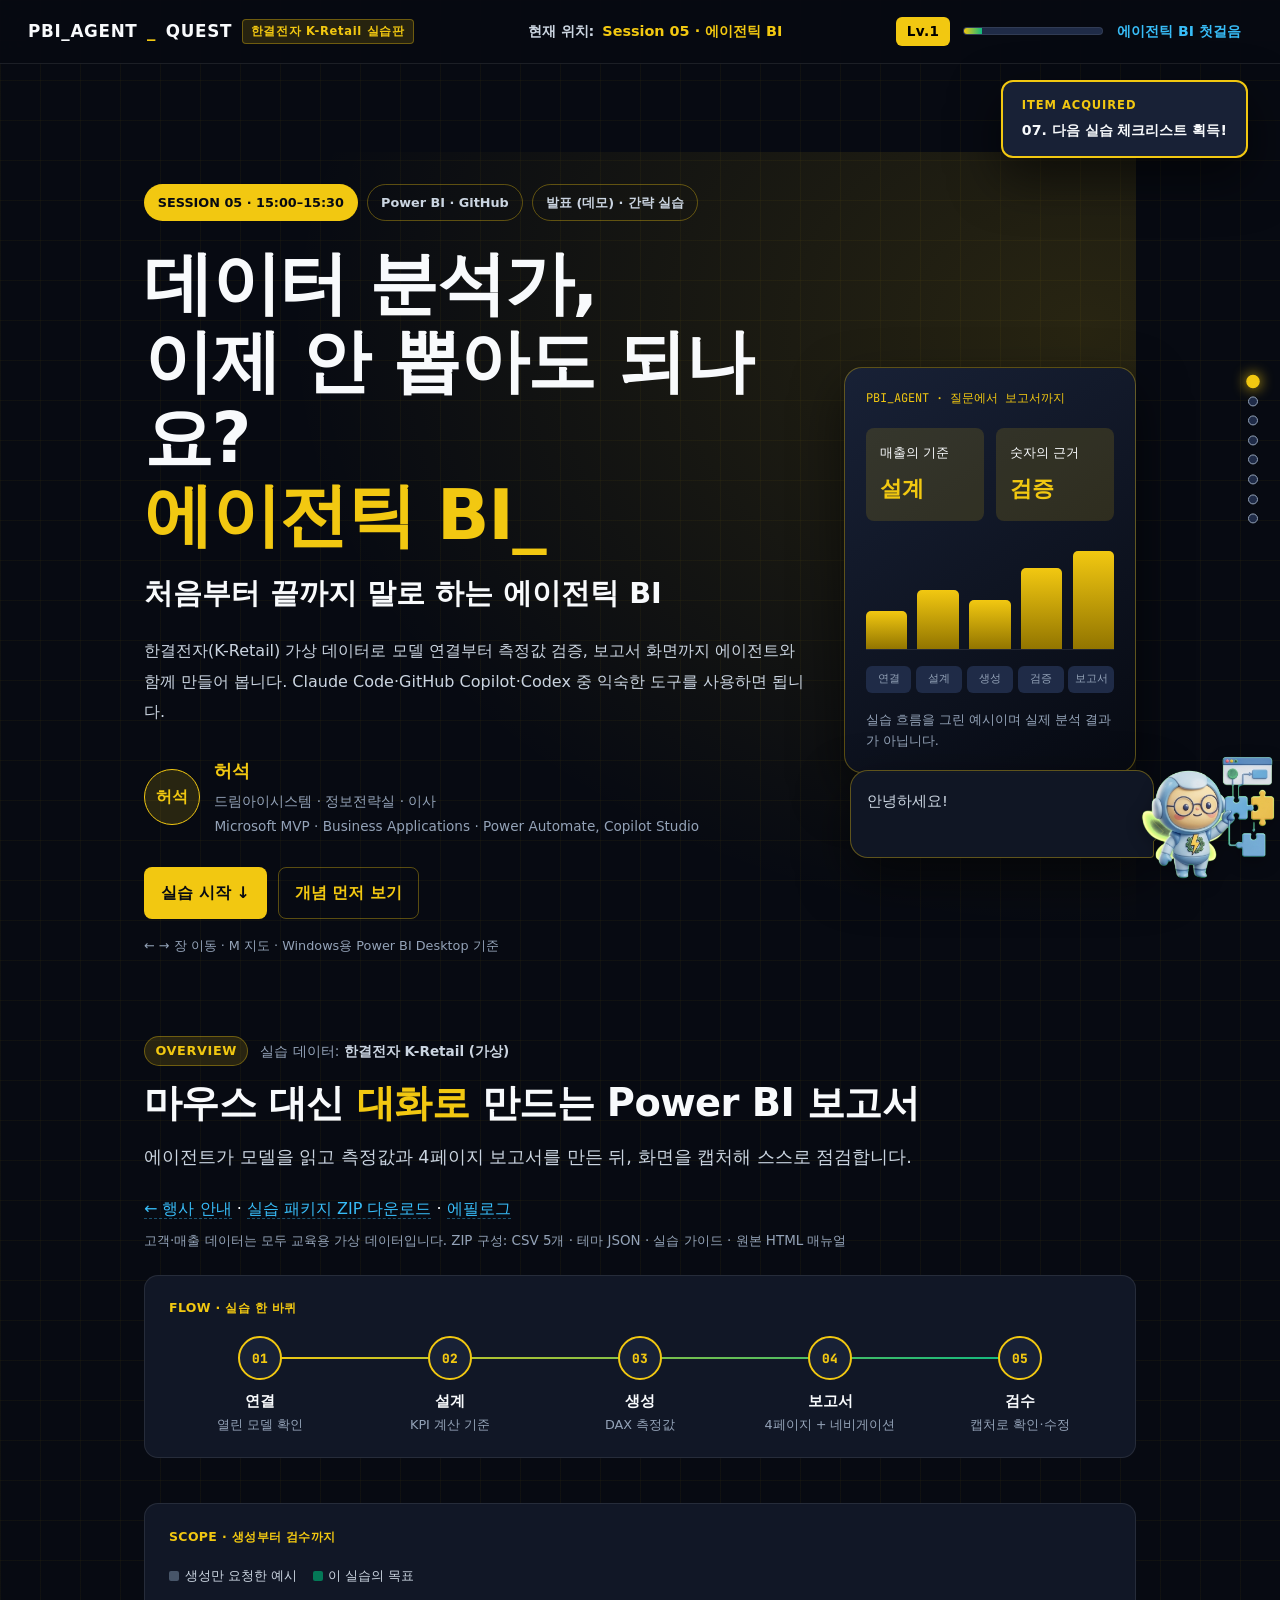
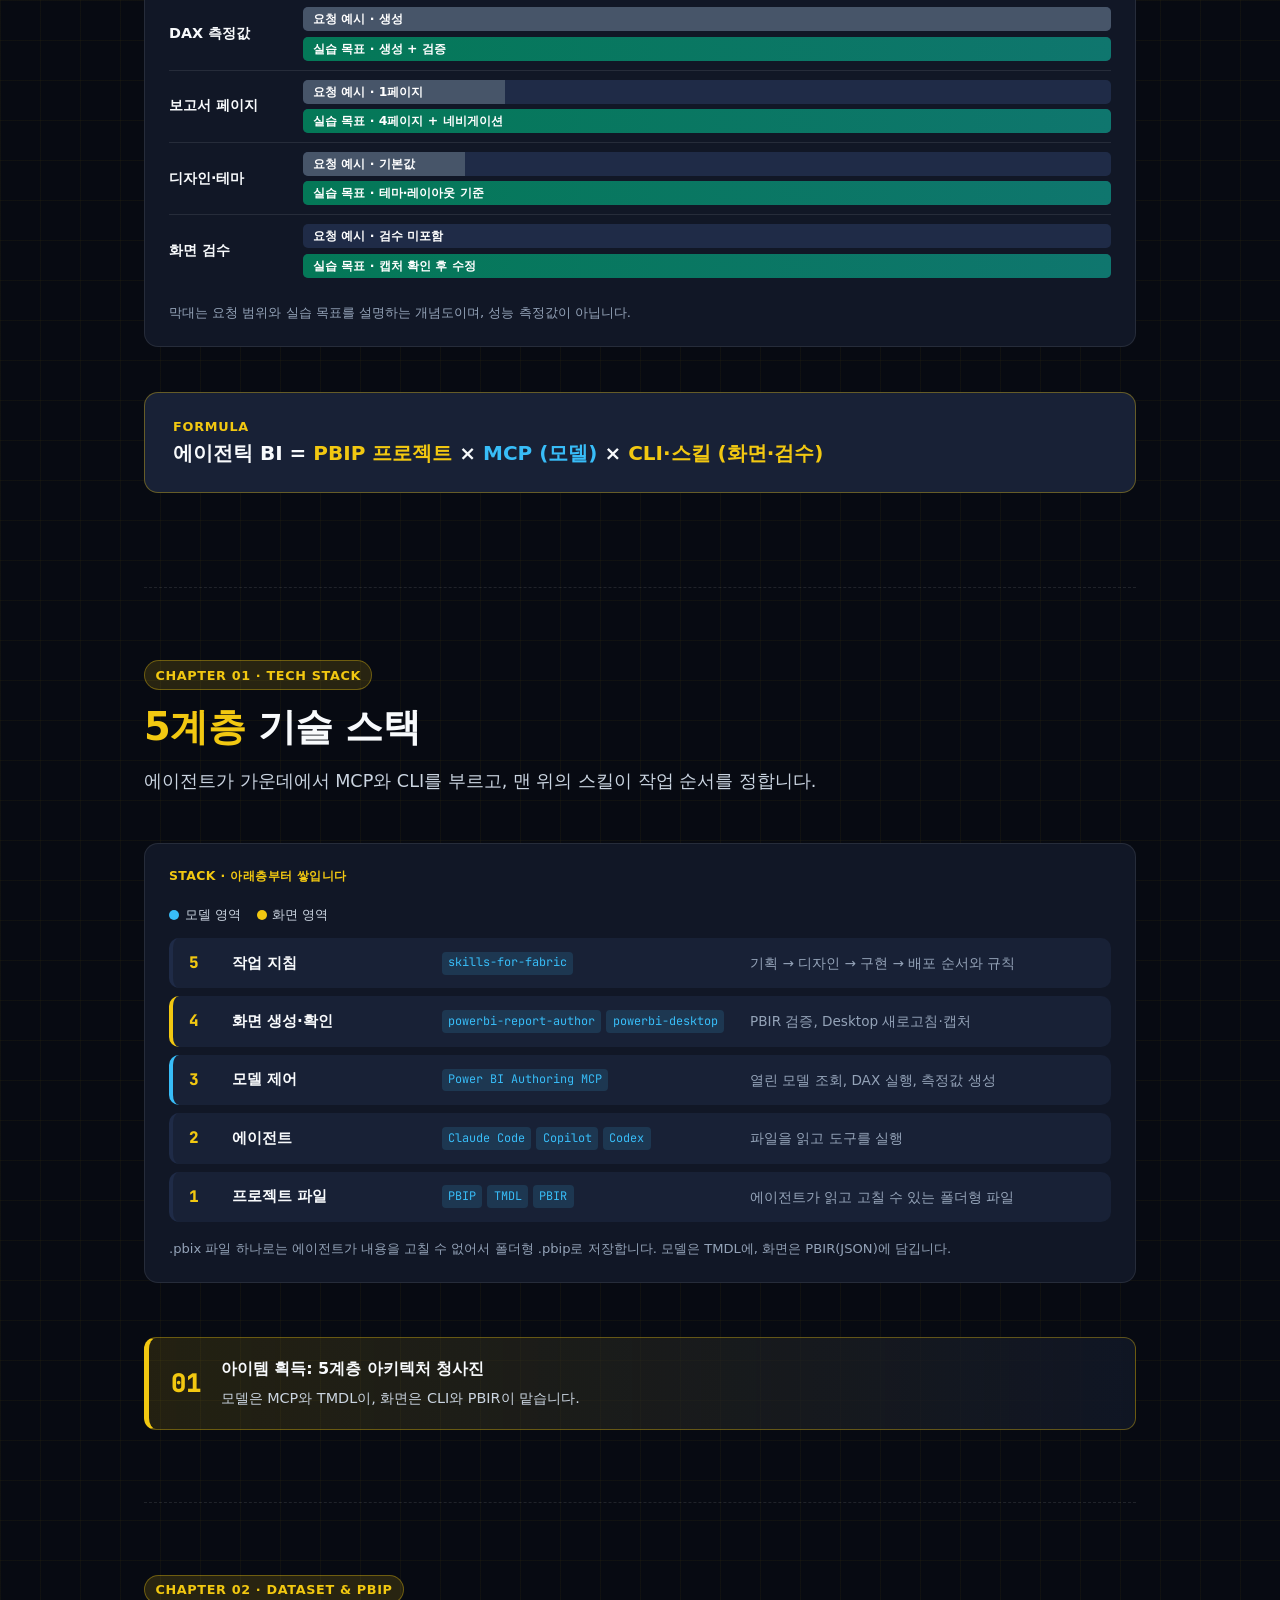
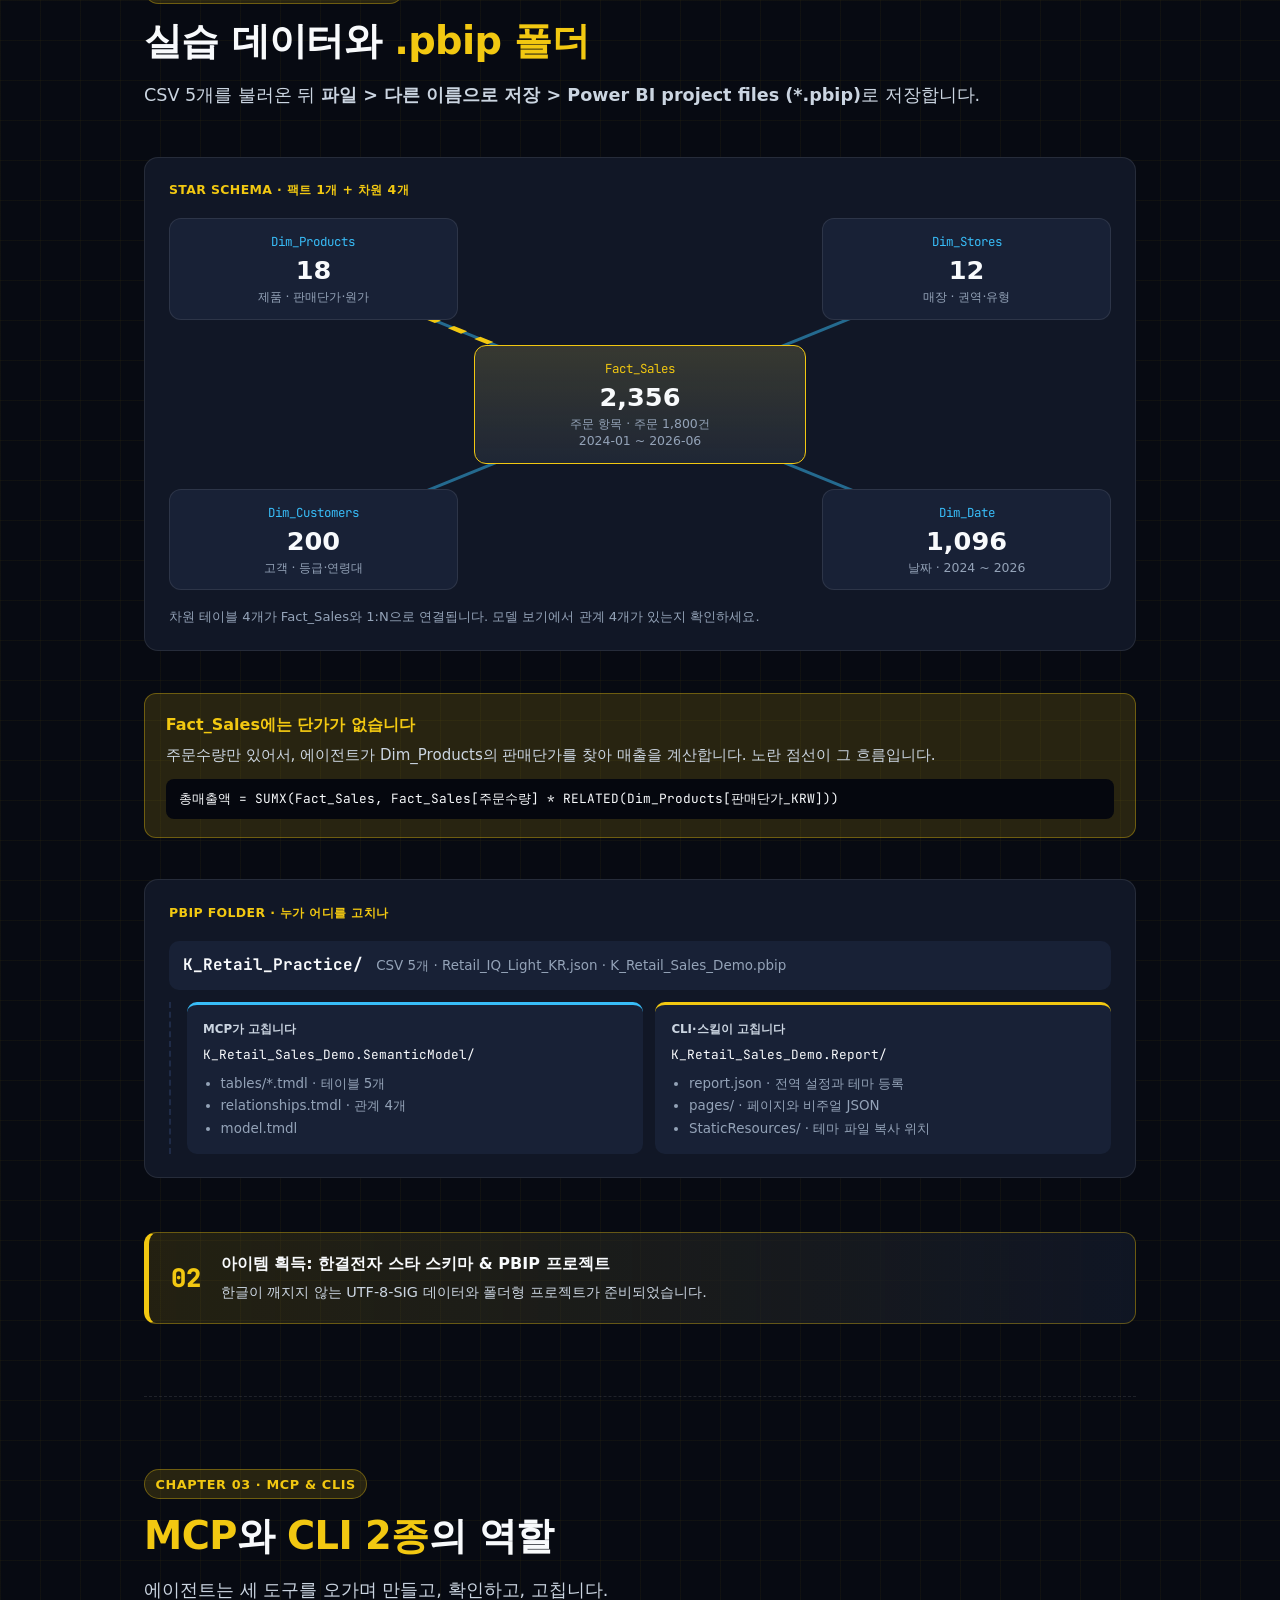
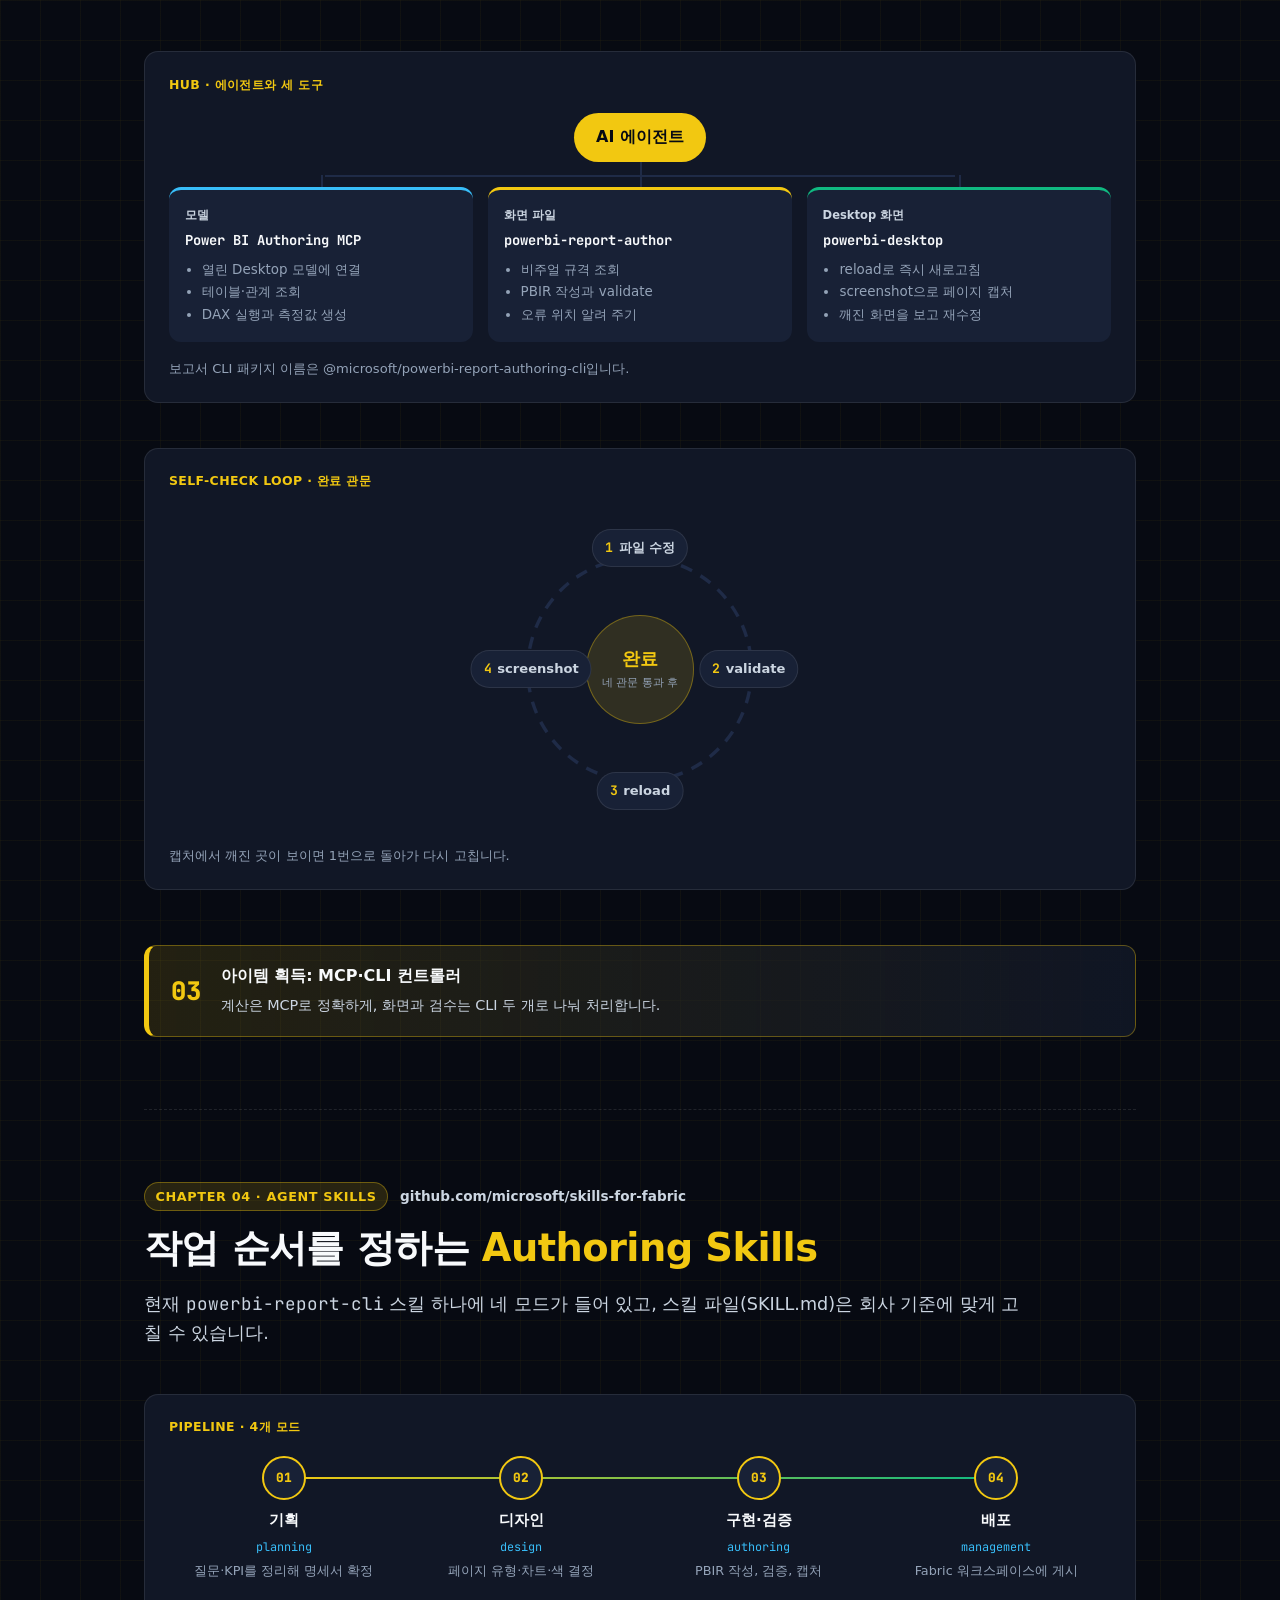
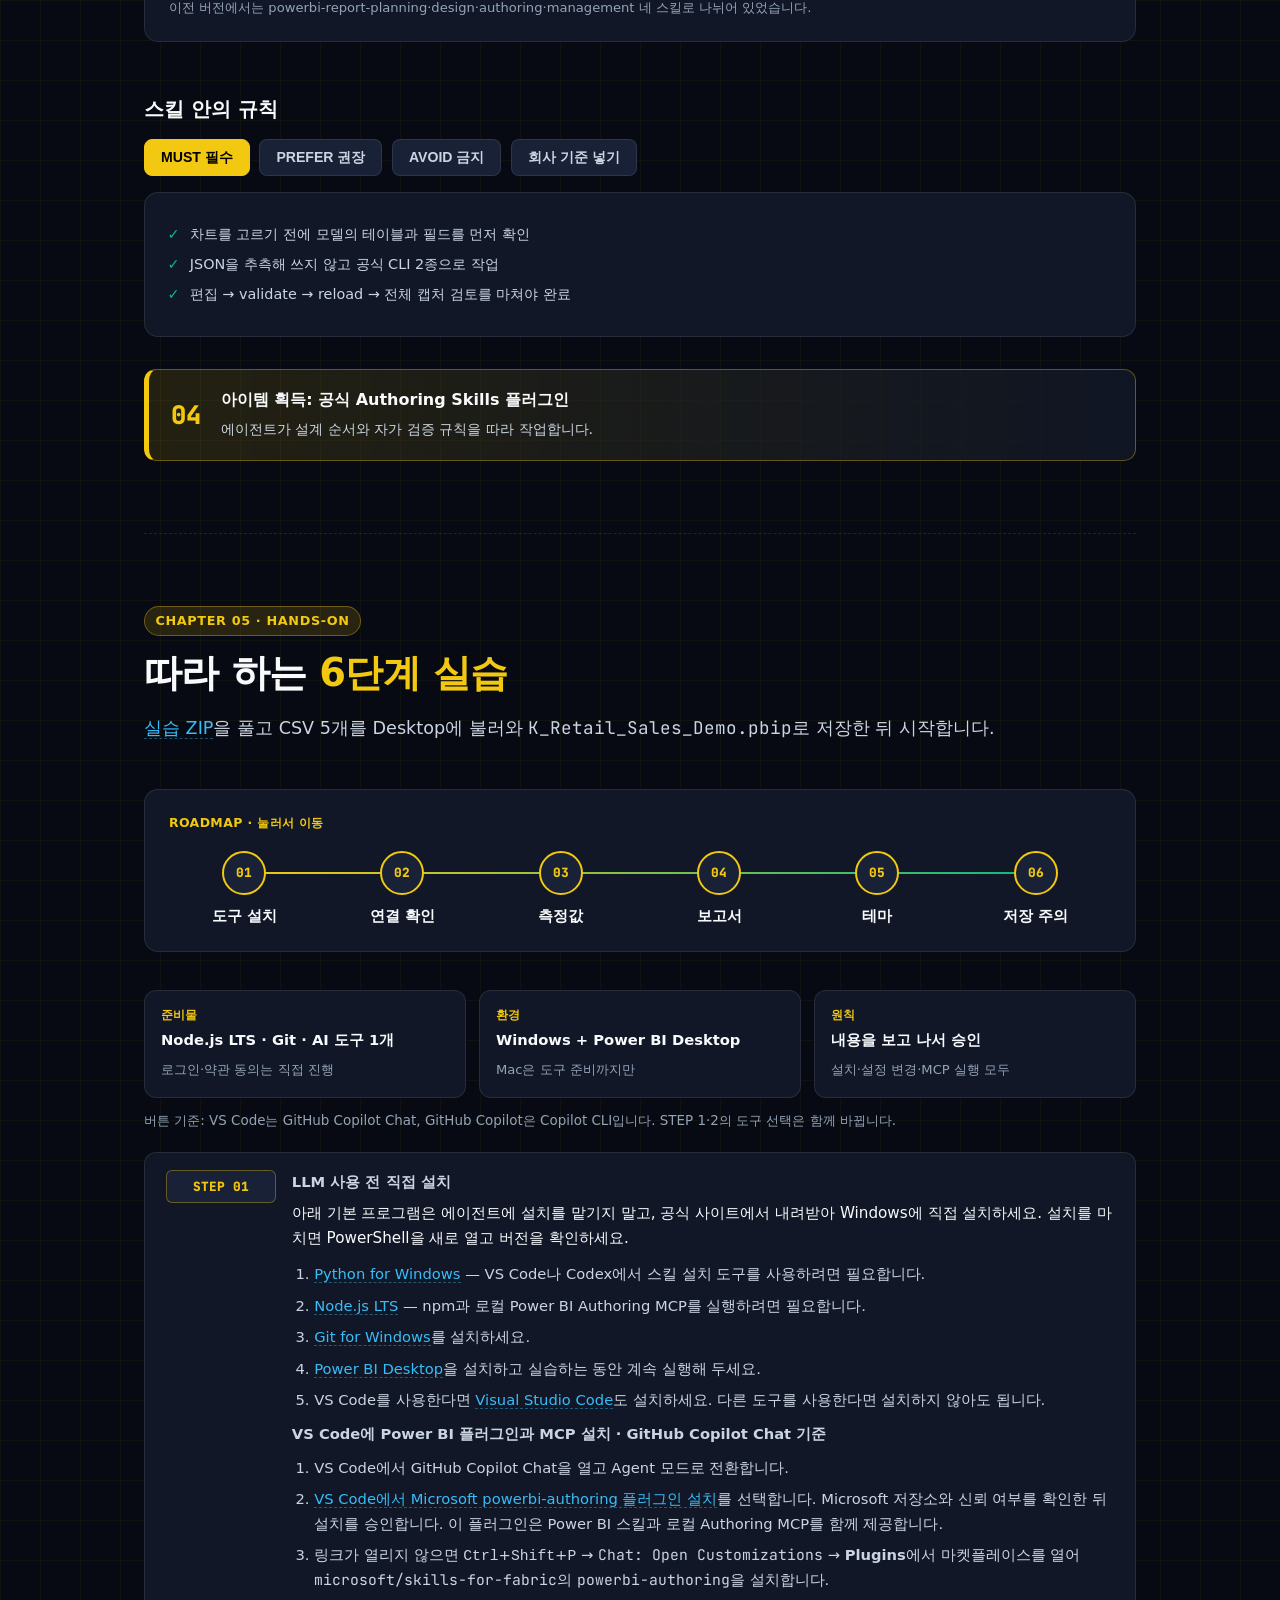
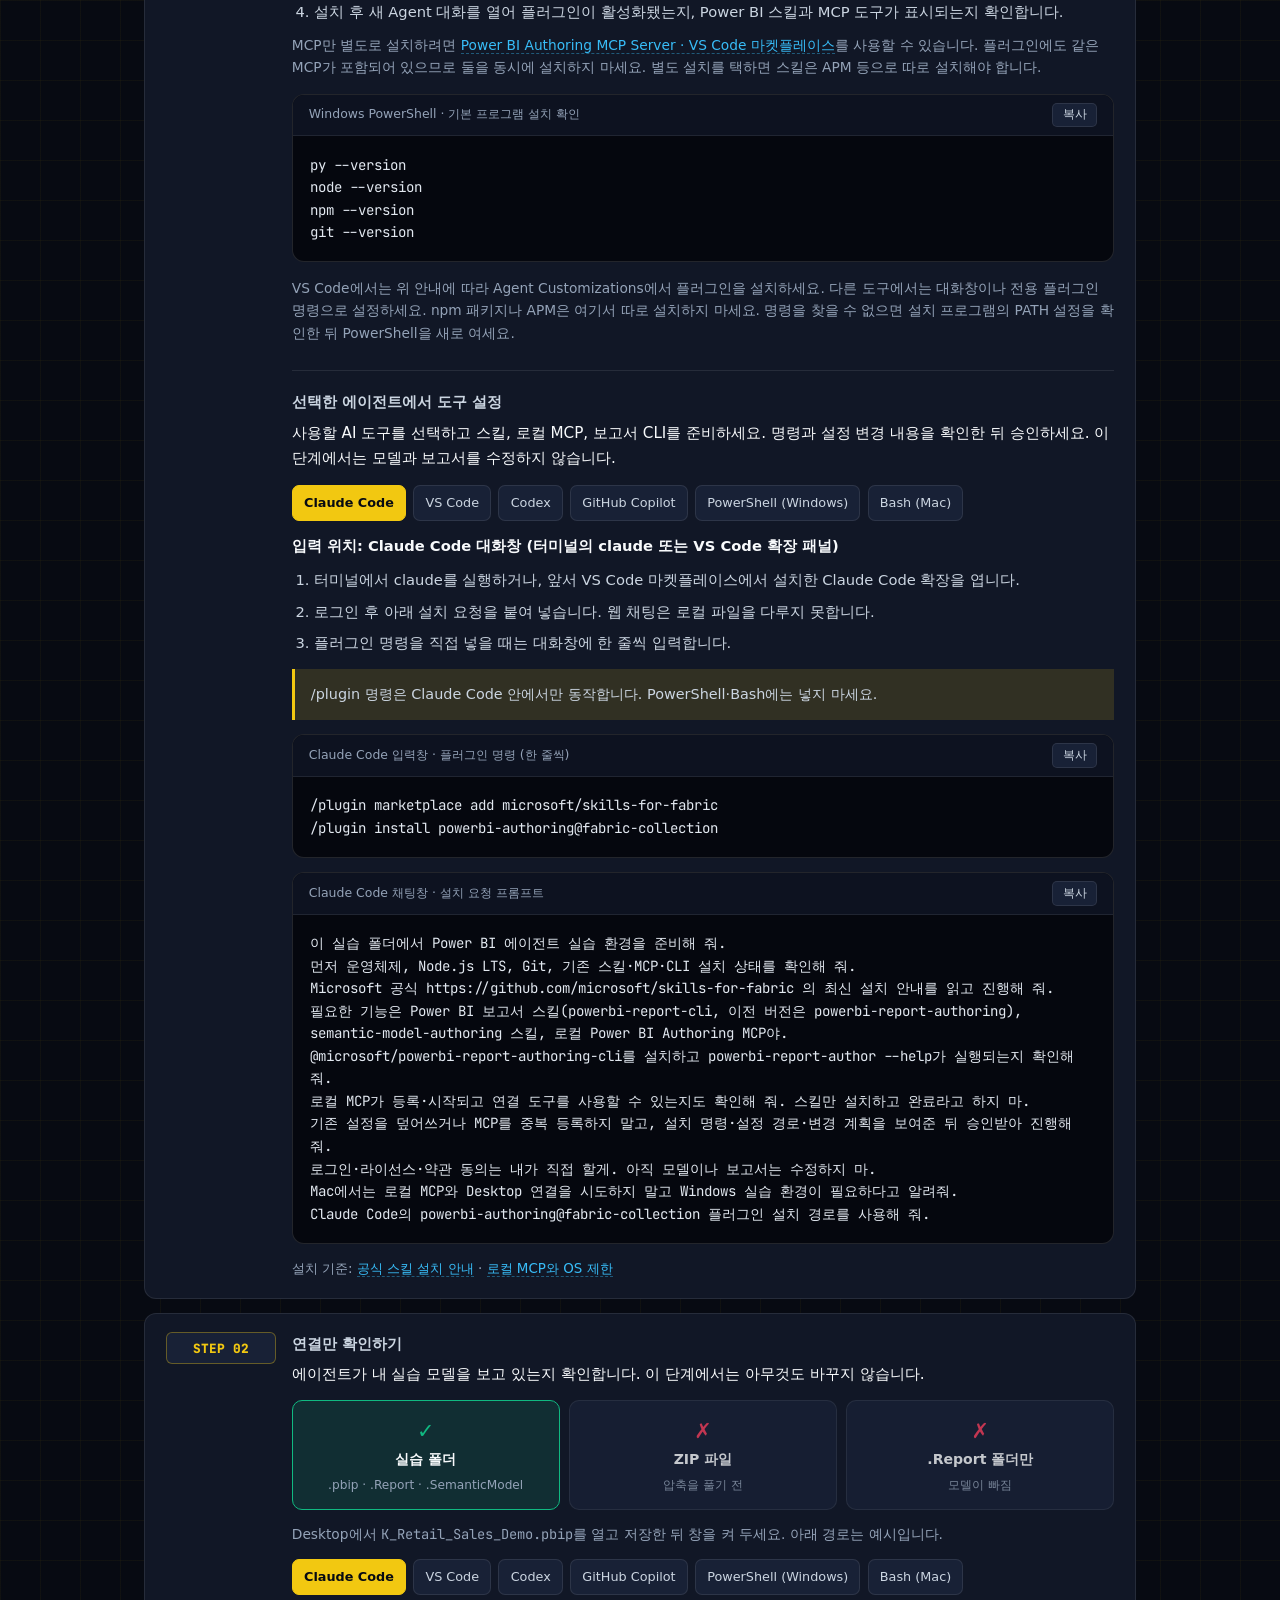
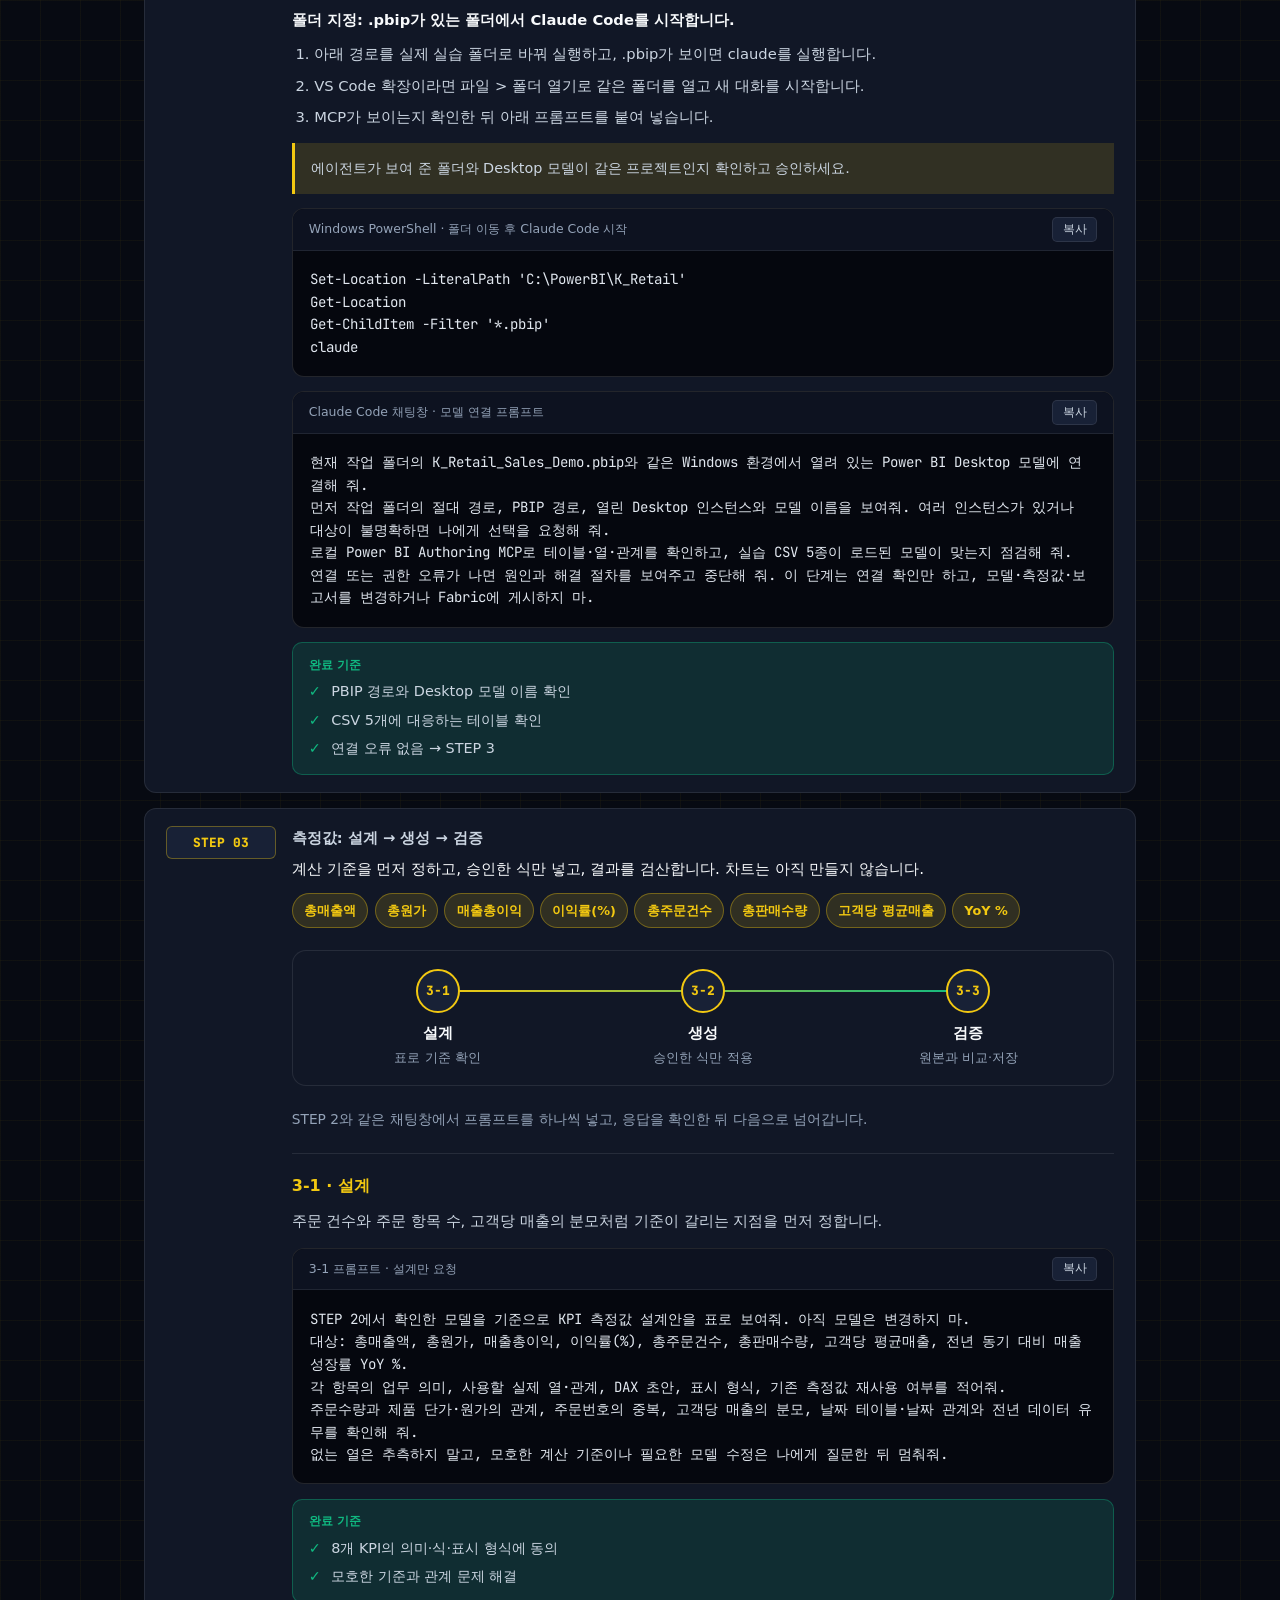
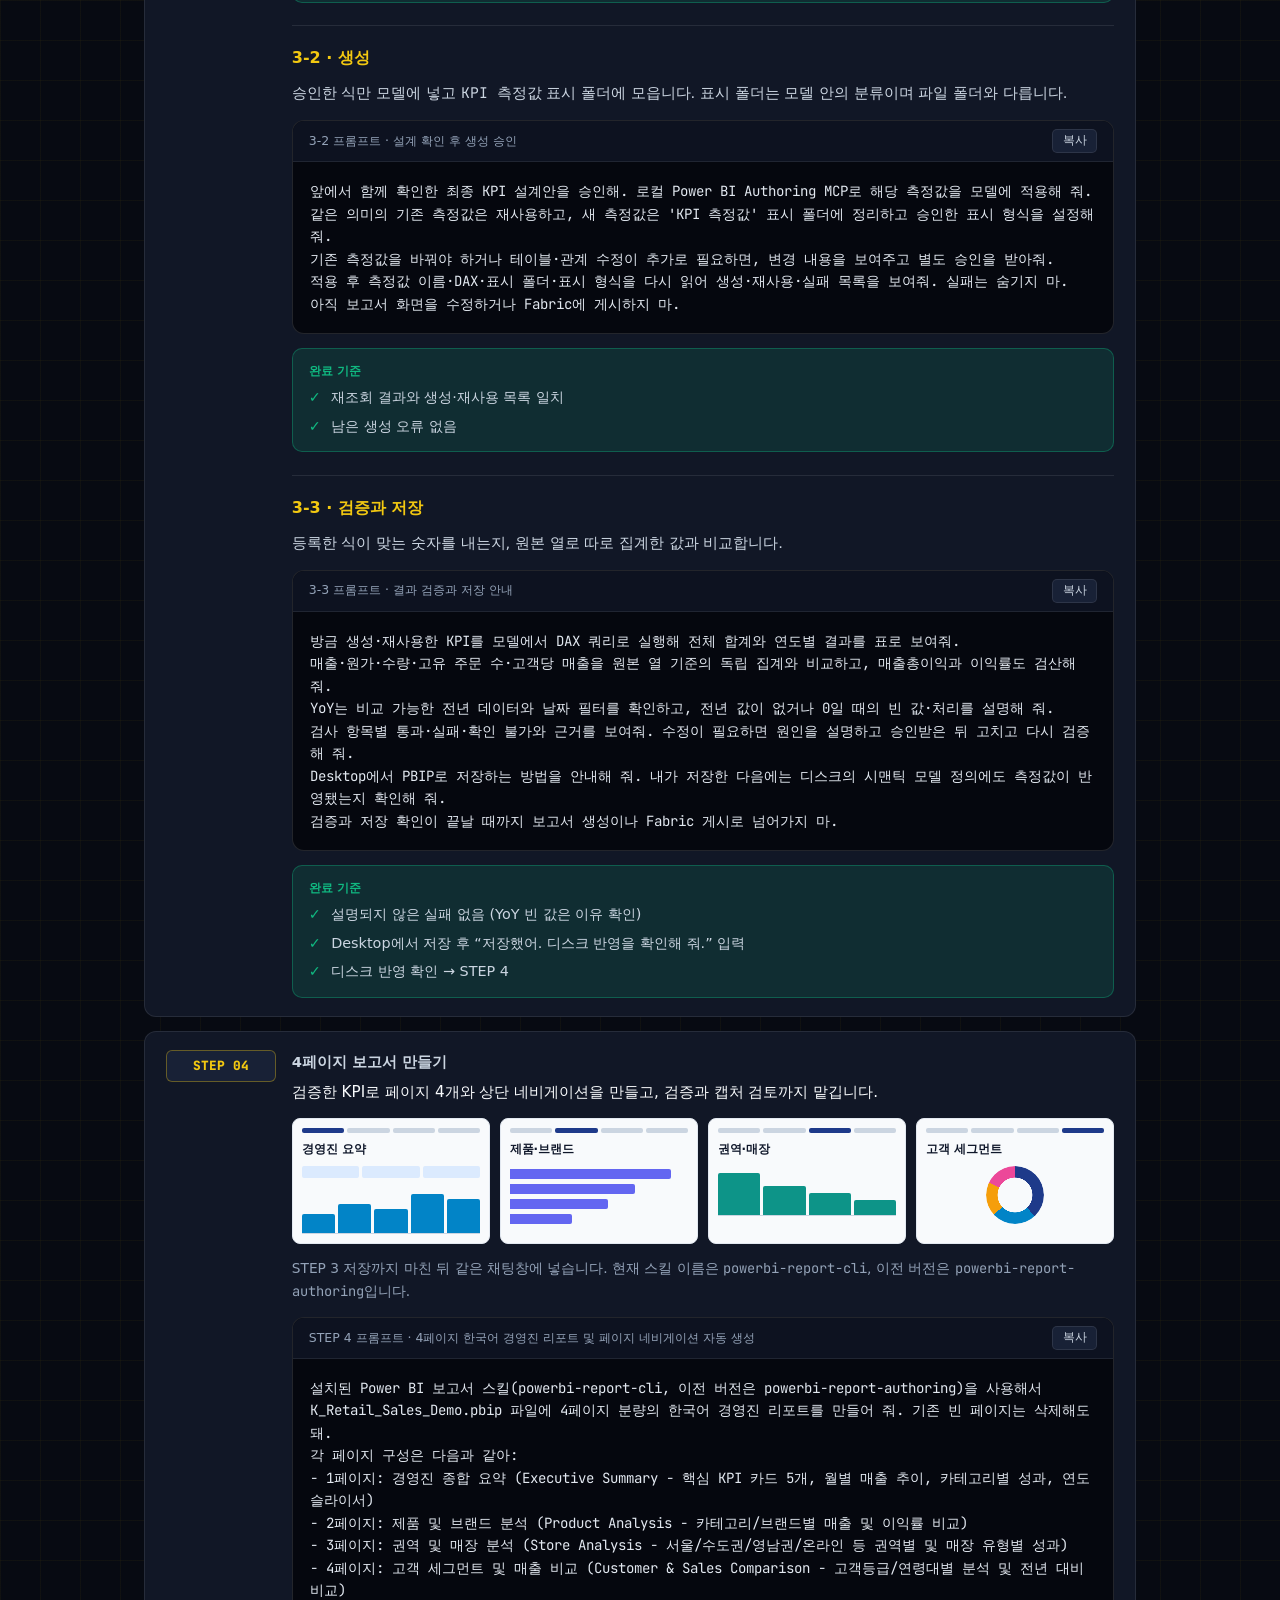
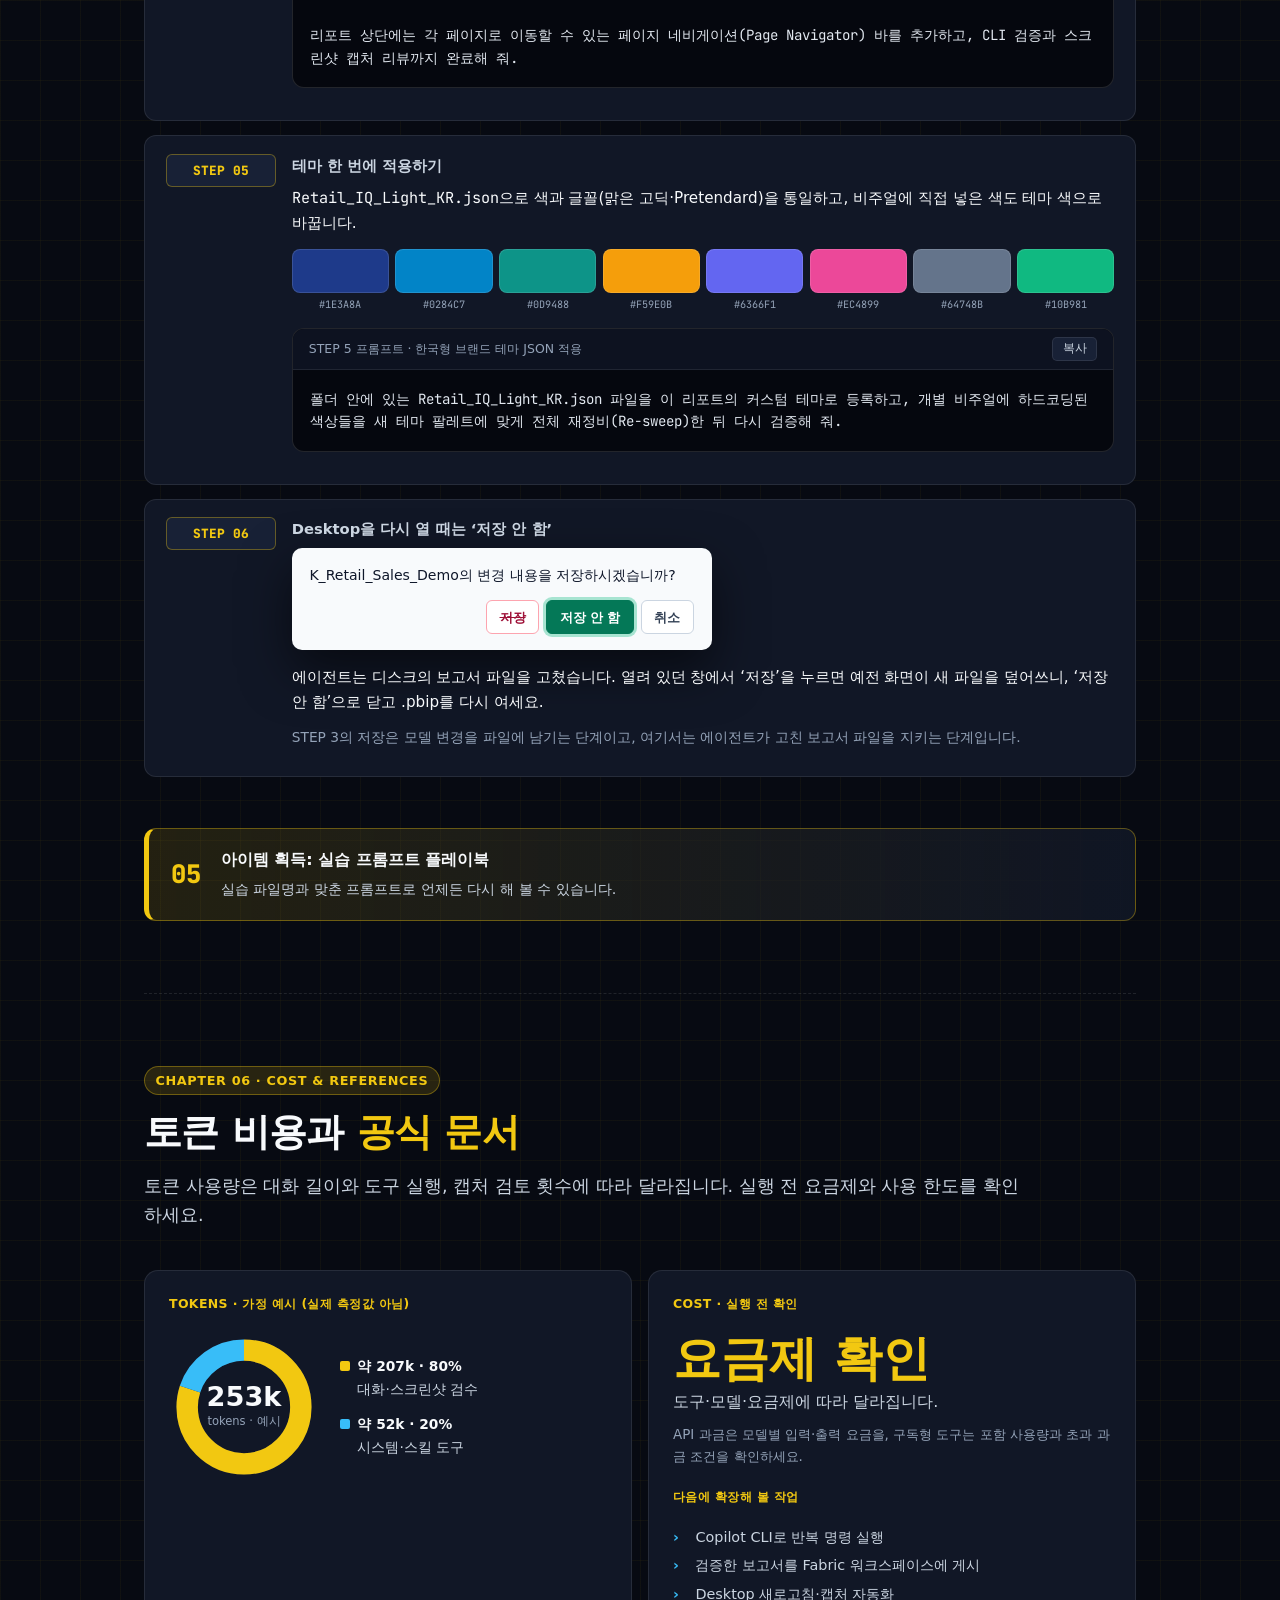
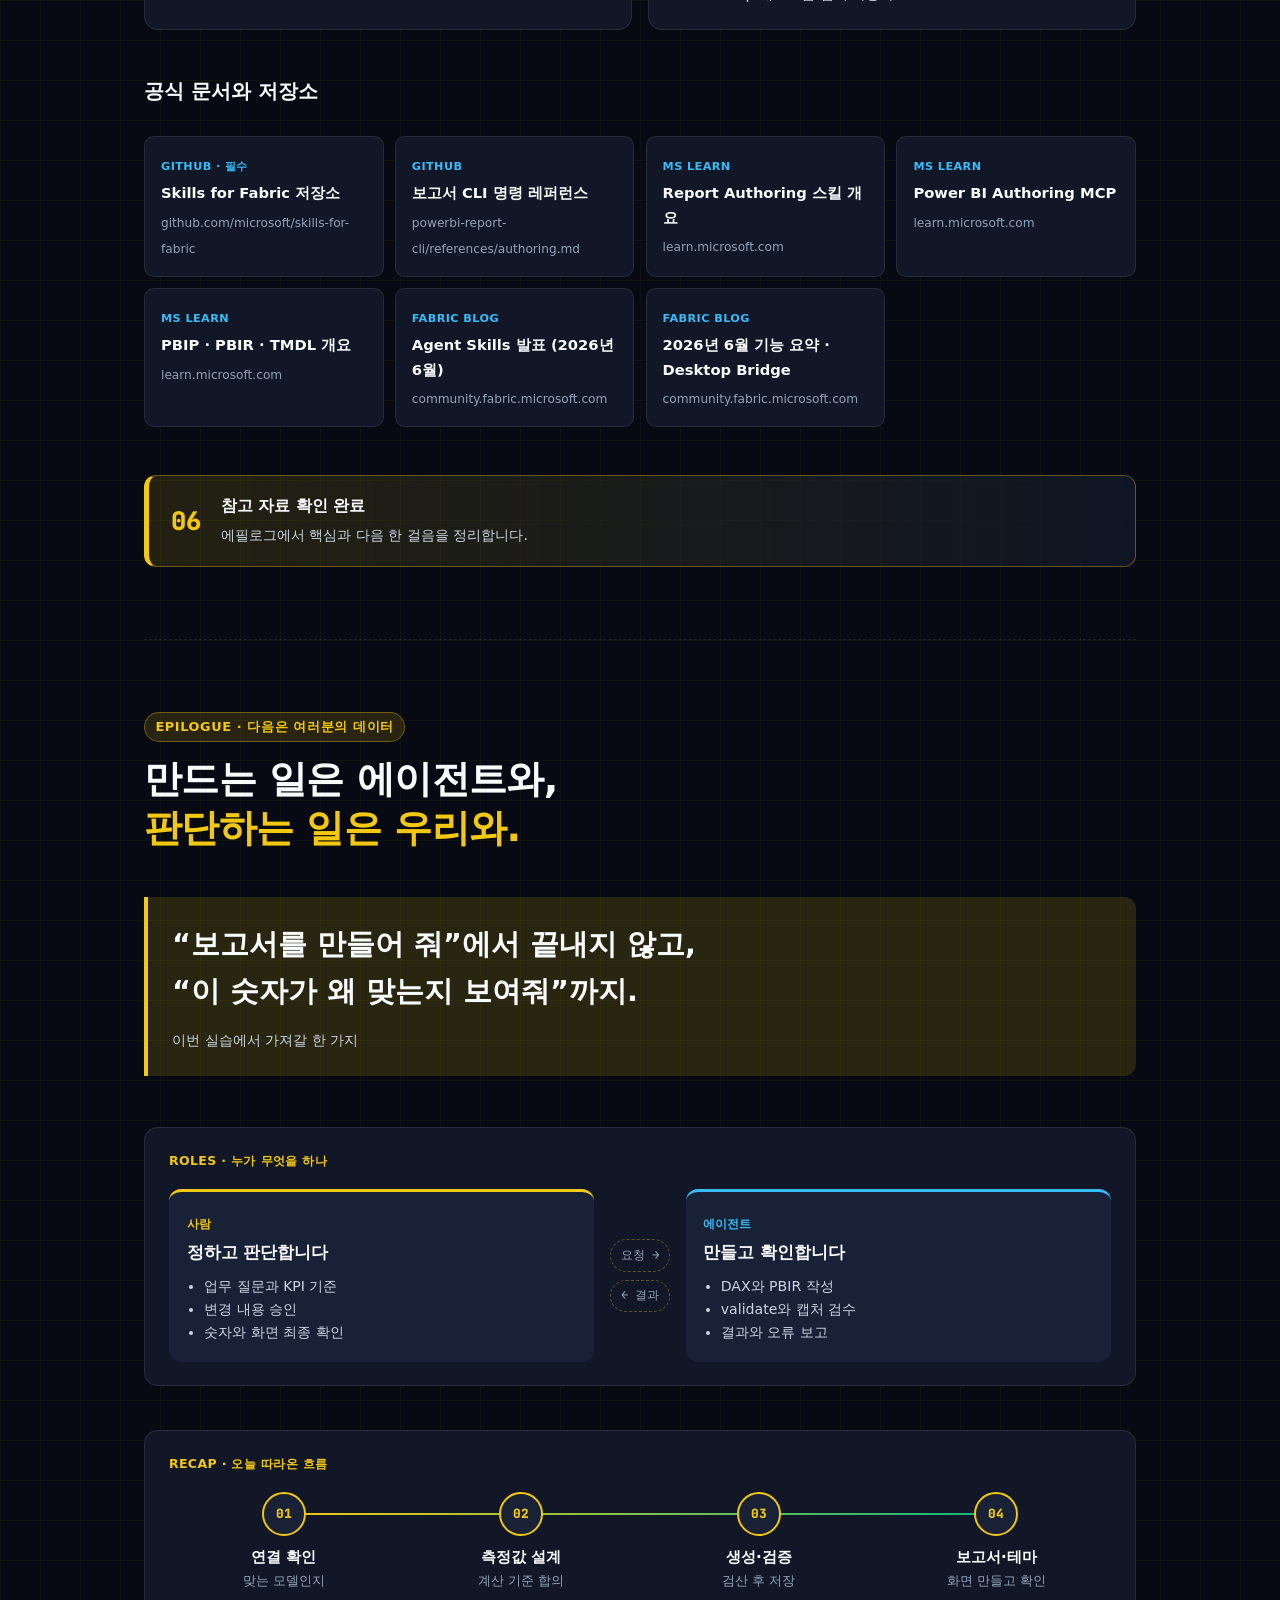
<file: powerbi-agent/index.html>
<!DOCTYPE html>
<html lang="ko">
<head>
  <meta charset="UTF-8">
  <meta name="viewport" content="width=device-width, initial-scale=1.0">
  <title>PBI_AGENT_QUEST · 한결전자(K-Retail) Power BI AI 에이전트 완전 자동화 매뉴얼</title>
  <meta name="description" content="GitHub Copilot Dev Days Seoul 2026 에이전틱 BI 세션 참고 자료. 한결전자(K-Retail) 가상 데이터로 따라 하는 Power BI 에이전트 한국어 실습 매뉴얼과 실습 패키지입니다.">
  <script>
    document.documentElement.classList.add('js-anim');
    window.addEventListener('load', function () {
      if (!window.__pbiRevealReady) document.documentElement.classList.remove('js-anim');
    });
  </script>
  <link rel="preconnect" href="https://fonts.googleapis.com">
  <link rel="preconnect" href="https://fonts.gstatic.com" crossorigin>
  <link href="https://fonts.googleapis.com/css2?family=JetBrains+Mono:wght@400;600;700&family=Pretendard:wght@400;500;600;700;800;900&display=swap" rel="stylesheet">
  <style>
    :root {
      --bg: #070a12;
      --bg-grid: rgba(242, 200, 17, 0.04);
      --surface: #111726;
      --surface-2: #182136;
      --surface-3: #1f2b47;
      --accent: #f2c811; /* Power BI Brand Yellow */
      --accent-dim: rgba(242, 200, 17, 0.14);
      --cyan: #38bdf8;
      --cyan-dim: rgba(56, 189, 248, 0.14);
      --emerald: #10b981;
      --emerald-dim: rgba(16, 185, 129, 0.14);
      --rose: #f43f5e;
      --rose-dim: rgba(244, 63, 94, 0.14);
      --purple: #a855f7;
      --text: #f8fafc;
      --text-sub: #cbd5e1;
      --muted: #94a3b8;
      --border: rgba(255, 255, 255, 0.09);
      --border-strong: rgba(242, 200, 17, 0.35);
      --shadow: 0 20px 50px rgba(0, 0, 0, 0.55);
    }

    * { box-sizing: border-box; margin: 0; padding: 0; }
    html { scroll-behavior: smooth; }
    body {
      background-color: var(--bg);
      background-image:
        linear-gradient(to right, var(--bg-grid) 1px, transparent 1px),
        linear-gradient(to bottom, var(--bg-grid) 1px, transparent 1px);
      background-size: 40px 40px;
      color: var(--text);
      font-family: 'Pretendard', -apple-system, BlinkMacSystemFont, system-ui, sans-serif;
      line-height: 1.65;
      overflow-x: hidden;
    }

    code, pre, .mono {
      font-family: 'JetBrains Mono', monospace;
    }

    /* Top Quest Header */
    header {
      position: fixed;
      top: 0; left: 0; right: 0;
      height: 64px;
      background: rgba(7, 10, 18, 0.88);
      backdrop-filter: blur(14px);
      border-bottom: 1px solid var(--border);
      display: flex;
      align-items: center;
      justify-content: space-between;
      padding: 0 1.75rem;
      z-index: 1000;
    }

    .brand {
      display: flex;
      align-items: center;
      gap: 0.6rem;
      font-weight: 900;
      font-size: 1.05rem;
      letter-spacing: 0.04em;
      color: var(--text);
    }
    .brand span { color: var(--accent); }
    .brand-tag {
      font-size: 0.72rem;
      background: var(--accent-dim);
      color: var(--accent);
      border: 1px solid var(--border-strong);
      padding: 0.15rem 0.5rem;
      border-radius: 4px;
      font-weight: 700;
    }

    .stage-indicator {
      font-size: 0.9rem;
      color: var(--text-sub);
      font-weight: 600;
      display: flex;
      align-items: center;
      gap: 0.5rem;
    }
    .stage-indicator b { color: var(--accent); }

    .level-hud {
      display: flex;
      align-items: center;
      gap: 0.85rem;
    }
    .lv-pill {
      background: var(--accent);
      color: #000;
      font-weight: 900;
      font-size: 0.85rem;
      padding: 0.2rem 0.65rem;
      border-radius: 6px;
      letter-spacing: 0.03em;
    }
    .exp-bar {
      width: 140px;
      height: 8px;
      background: var(--surface-3);
      border-radius: 99px;
      overflow: hidden;
      border: 1px solid rgba(255,255,255,0.08);
    }
    .exp-fill {
      height: 100%;
      width: 10%;
      background: linear-gradient(90deg, var(--accent), var(--emerald));
      transition: width 0.45s cubic-bezier(0.22, 1, 0.36, 1);
    }
    .lv-name {
      font-size: 0.88rem;
      font-weight: 700;
      color: var(--cyan);
      min-width: 135px;
    }

    /* Side Chapter Nav Dots */
    .side-nav {
      position: fixed;
      right: 1.4rem;
      top: 50%;
      transform: translateY(-50%);
      display: flex;
      flex-direction: column;
      gap: 0.6rem;
      z-index: 900;
    }
    .nav-dot {
      width: 10px;
      height: 10px;
      border-radius: 50%;
      background: var(--surface-3);
      border: 1px solid var(--muted);
      cursor: pointer;
      transition: all 0.25s;
      position: relative;
    }
    .nav-dot.active {
      background: var(--accent);
      border-color: var(--accent);
      transform: scale(1.35);
      box-shadow: 0 0 10px var(--accent);
    }
    .nav-dot:hover::after {
      content: attr(data-label);
      position: absolute;
      right: 20px;
      top: 50%;
      transform: translateY(-50%);
      background: var(--surface-2);
      color: var(--text);
      padding: 0.25rem 0.6rem;
      border-radius: 4px;
      font-size: 0.75rem;
      white-space: nowrap;
      border: 1px solid var(--border);
    }

    /* Floating Agent Dialogue Bar */
    .agent-bar {
      position: fixed;
      bottom: 1rem;
      right: 0;
      width: min(430px, calc(100vw - 12px));
      display: flex;
      flex-direction: row-reverse;
      align-items: flex-end;
      gap: 0.6rem;
      z-index: 950;
      pointer-events: none;
    }
    .agent-character {
      position: relative;
      z-index: 1;
      width: 144px;
      height: 144px;
      flex: 0 0 144px;
      margin-left: -28px;
      object-fit: contain;
      filter: drop-shadow(0 5px 8px rgba(0, 0, 0, 0.3));
    }
    .agent-text {
      position: relative;
      display: block;
      flex: 1;
      padding: 1rem;
      margin-bottom: 26px;
      border: 1px solid var(--border-strong);
      border-radius: 18px 18px 4px 18px;
      background: rgba(17, 23, 38, 0.97);
      box-shadow: var(--shadow);
      color: var(--text-sub);
      min-width: 0;
      font-size: 0.92rem;
      line-height: 1.85;
      overflow-wrap: anywhere;
    }
    .agent-text::before {
      content: '';
      position: absolute;
      right: -8px;
      bottom: 18px;
      width: 14px;
      height: 14px;
      background: #111726;
      border-right: 1px solid var(--border-strong);
      border-bottom: 1px solid var(--border-strong);
      transform: rotate(-45deg);
    }
    .agent-message-layout { display: grid; }
    .agent-message-layout > span { grid-area: 1 / 1; }
    .agent-message-space { visibility: hidden; }
    .screen-reader-only {
      position: absolute;
      width: 1px;
      height: 1px;
      padding: 0;
      margin: -1px;
      overflow: hidden;
      clip-path: inset(50%);
      white-space: nowrap;
    }
    .hud-btn {
      background: var(--surface-2);
      color: var(--text);
      border: 1px solid var(--border);
      padding: 0.35rem 0.7rem;
      border-radius: 6px;
      font-size: 0.8rem;
      cursor: pointer;
      font-weight: 600;
      transition: all 0.2s;
    }
    .hud-btn:hover {
      border-color: var(--accent);
      color: var(--accent);
    }

    /* Item Toast Popup */
    .item-toast {
      position: fixed;
      top: 80px;
      right: 2rem;
      background: var(--surface-2);
      border: 2px solid var(--accent);
      border-radius: 12px;
      padding: 0.9rem 1.2rem;
      box-shadow: var(--shadow);
      z-index: 1100;
      transform: translateX(130%);
      transition: transform 0.4s cubic-bezier(0.22, 1, 0.36, 1);
      max-width: 340px;
    }
    .item-toast.show {
      transform: translateX(0);
    }
    .toast-head {
      font-size: 0.72rem;
      font-weight: 900;
      color: var(--accent);
      letter-spacing: 0.08em;
      margin-bottom: 0.2rem;
    }
    .toast-body {
      font-size: 0.88rem;
      font-weight: 700;
      color: var(--text);
    }

    /* Map Modal */
    .map-modal {
      position: fixed;
      inset: 0;
      background: rgba(7, 10, 18, 0.85);
      backdrop-filter: blur(8px);
      display: none;
      align-items: center;
      justify-content: center;
      z-index: 2000;
      padding: 1.5rem;
    }
    .map-modal.open { display: flex; }
    .map-box {
      background: var(--surface);
      border: 1px solid var(--border-strong);
      border-radius: 16px;
      max-width: 720px;
      width: 100%;
      padding: 2rem;
      box-shadow: var(--shadow);
    }
    .map-grid {
      display: grid;
      grid-template-columns: repeat(auto-fill, minmax(200px, 1fr));
      gap: 0.75rem;
      margin-top: 1.2rem;
    }
    .map-item {
      background: var(--surface-2);
      border: 1px solid var(--border);
      padding: 0.85rem;
      border-radius: 10px;
      cursor: pointer;
      transition: all 0.2s;
    }
    .map-item:hover {
      border-color: var(--accent);
      transform: translateY(-2px);
    }
    .map-item small { color: var(--accent); font-weight: 700; display: block; font-size: 0.75rem; }
    .map-item b { font-size: 0.92rem; color: var(--text); }

    /* Main Content Layout */
    main {
      max-width: 1040px;
      margin: 0 auto;
      padding: 80px 1.5rem 140px;
    }

    section {
      min-height: 88vh;
      display: flex;
      flex-direction: column;
      justify-content: center;
      padding: 4.5rem 0;
      border-bottom: 1px dashed rgba(255, 255, 255, 0.1);
    }

    .sec-meta {
      display: flex;
      align-items: center;
      gap: 0.75rem;
      margin-bottom: 0.75rem;
      flex-wrap: wrap;
    }
    .chapter-badge {
      background: var(--accent-dim);
      color: var(--accent);
      border: 1px solid var(--border-strong);
      font-weight: 800;
      font-size: 0.8rem;
      padding: 0.2rem 0.65rem;
      border-radius: 99px;
      text-transform: uppercase;
      letter-spacing: 0.05em;
    }
    .loc-badge {
      font-size: 0.85rem;
      color: var(--muted);
    }
    .loc-badge b { color: var(--text-sub); }

    h1 {
      font-size: clamp(2.2rem, 4.5vw, 3.3rem);
      font-weight: 900;
      line-height: 1.2;
      margin-bottom: 1.2rem;
      letter-spacing: -0.02em;
    }
    h1 span, h2 em {
      color: var(--accent);
      font-style: normal;
    }
    h2 {
      font-size: clamp(1.75rem, 3.2vw, 2.4rem);
      font-weight: 800;
      line-height: 1.28;
      margin-bottom: 1rem;
      letter-spacing: -0.015em;
    }
    h3 {
      font-size: 1.25rem;
      font-weight: 700;
      margin: 1.8rem 0 0.8rem;
      color: var(--text);
      display: flex;
      align-items: center;
      gap: 0.5rem;
    }
    p.lead {
      font-size: 1.1rem;
      color: var(--text-sub);
      margin-bottom: 1.5rem;
      max-width: 880px;
    }

    /* Cards & Grids */
    .grid-2 {
      display: grid;
      grid-template-columns: repeat(auto-fit, minmax(320px, 1fr));
      gap: 1.25rem;
      margin: 1rem 0;
    }
    .grid-3 {
      display: grid;
      grid-template-columns: repeat(auto-fit, minmax(260px, 1fr));
      gap: 1.1rem;
      margin: 1rem 0;
    }
    .grid-4 {
      display: grid;
      grid-template-columns: repeat(auto-fit, minmax(210px, 1fr));
      gap: 1rem;
      margin: 1rem 0;
    }

    .card {
      background: var(--surface);
      border: 1px solid var(--border);
      border-radius: 14px;
      padding: 1.4rem;
      transition: border-color 0.25s, transform 0.25s;
    }
    .card:hover {
      border-color: rgba(255, 255, 255, 0.22);
    }
    .card.highlight {
      border-color: var(--border-strong);
      background: linear-gradient(180deg, rgba(242, 200, 17, 0.06), var(--surface));
    }
    .card-tag {
      display: inline-block;
      font-size: 0.72rem;
      font-weight: 800;
      padding: 0.15rem 0.5rem;
      border-radius: 4px;
      margin-bottom: 0.6rem;
      text-transform: uppercase;
      letter-spacing: 0.05em;
    }
    .tag-yellow { background: var(--accent-dim); color: var(--accent); }
    .tag-cyan { background: var(--cyan-dim); color: var(--cyan); }
    .tag-emerald { background: var(--emerald-dim); color: var(--emerald); }
    .tag-rose { background: var(--rose-dim); color: var(--rose); }

    .card h4 {
      font-size: 1.12rem;
      margin-bottom: 0.55rem;
      color: var(--text);
    }
    .card p, .card li {
      font-size: 0.94rem;
      color: var(--muted);
    }
    .card ul {
      padding-left: 1.1rem;
      margin-top: 0.5rem;
    }
    .card li { margin-bottom: 0.4rem; }
    .card li strong { color: var(--text-sub); }

    /* Formula / Callout Box */
    .formula-box {
      background: var(--surface-2);
      border: 1px solid var(--border-strong);
      border-radius: 14px;
      padding: 1.4rem 1.75rem;
      margin: 1.4rem 0;
      display: flex;
      align-items: center;
      justify-content: space-between;
      flex-wrap: wrap;
      gap: 1rem;
    }
    .formula-title {
      font-size: 0.8rem;
      font-weight: 800;
      color: var(--accent);
      text-transform: uppercase;
      letter-spacing: 0.06em;
    }
    .formula-eq {
      font-size: 1.25rem;
      font-weight: 800;
      color: var(--text);
    }
    .formula-eq b { color: var(--accent); }
    .formula-eq em { color: var(--cyan); font-style: normal; }

    /* Tables */
    .table-wrap {
      overflow-x: auto;
      margin: 1.2rem 0;
      border-radius: 12px;
      border: 1px solid var(--border);
      background: var(--surface);
    }
    table {
      width: 100%;
      border-collapse: collapse;
      text-align: left;
      font-size: 0.92rem;
    }
    th {
      background: var(--surface-2);
      color: var(--accent);
      font-weight: 800;
      padding: 0.9rem 1.1rem;
      border-bottom: 1px solid var(--border);
      white-space: nowrap;
    }
    td {
      padding: 0.9rem 1.1rem;
      border-bottom: 1px solid var(--border);
      color: var(--text-sub);
      vertical-align: top;
    }
    tr:last-child td { border-bottom: none; }
    td code {
      background: rgba(56, 189, 248, 0.12);
      color: var(--cyan);
      padding: 0.15rem 0.4rem;
      border-radius: 4px;
      font-size: 0.85em;
    }

    /* Code & Prompt Blocks */
    .code-block {
      position: relative;
      background: #05070e;
      border: 1px solid rgba(255, 255, 255, 0.12);
      border-radius: 12px;
      margin: 0.9rem 0;
      overflow: hidden;
    }
    .code-header {
      background: #0d1220;
      padding: 0.5rem 1rem;
      font-size: 0.78rem;
      color: var(--muted);
      border-bottom: 1px solid rgba(255, 255, 255, 0.08);
      display: flex;
      justify-content: space-between;
      align-items: center;
    }
    .copy-btn {
      background: var(--surface-2);
      color: var(--text-sub);
      border: 1px solid var(--border);
      border-radius: 5px;
      padding: 0.2rem 0.6rem;
      font-size: 0.74rem;
      cursor: pointer;
    }
    .copy-btn:hover { color: var(--accent); border-color: var(--accent); }
    pre {
      padding: 1.1rem;
      overflow-x: auto;
      font-size: 0.88rem;
      color: #e2e8f0;
      line-height: 1.6;
    }

    /* Item Reward Banner */
    .item-reward {
      margin-top: 2rem;
      background: linear-gradient(90deg, rgba(242, 200, 17, 0.12), rgba(17, 23, 38, 0.9));
      border: 1px solid var(--border-strong);
      border-left: 5px solid var(--accent);
      border-radius: 12px;
      padding: 1.1rem 1.4rem;
      display: flex;
      align-items: center;
      gap: 1.2rem;
    }
    .item-idx {
      font-size: 1.6rem;
      font-weight: 900;
      color: var(--accent);
      font-family: 'JetBrains Mono', monospace;
    }
    .item-reward b {
      color: var(--text);
      font-size: 1rem;
      display: block;
      margin-bottom: 0.15rem;
    }
    .item-reward span {
      color: var(--text-sub);
      font-size: 0.9rem;
    }

    /* Interactive Tabs for Rules (MUST/PREFER/AVOID) */
    .rule-tabs {
      display: flex;
      gap: 0.6rem;
      margin-bottom: 1rem;
      flex-wrap: wrap;
    }
    .rule-tab {
      background: var(--surface-2);
      border: 1px solid var(--border);
      color: var(--text-sub);
      padding: 0.5rem 1rem;
      border-radius: 8px;
      cursor: pointer;
      font-weight: 700;
      font-size: 0.88rem;
      transition: all 0.2s;
    }
    .rule-tab.active {
      background: var(--accent);
      color: #000;
      border-color: var(--accent);
    }
    .rule-panel {
      display: none;
    }
    .rule-panel.active {
      display: block;
    }

    /* Stepper Flow */
    .step-list {
      display: flex;
      flex-direction: column;
      gap: 0.9rem;
      margin: 1.2rem 0;
    }
    .step-item {
      min-width: 0;
      scroll-margin-top: 80px;
      background: var(--surface);
      border: 1px solid var(--border);
      border-radius: 12px;
      padding: 1.1rem 1.3rem;
      display: grid;
      grid-template-columns: 110px 1fr;
      gap: 1rem;
      align-items: start;
    }
    .step-num {
      background: var(--surface-2);
      color: var(--accent);
      border: 1px solid var(--border-strong);
      font-weight: 800;
      font-size: 0.8rem;
      padding: 0.3rem 0.6rem;
      border-radius: 6px;
      text-align: center;
      font-family: 'JetBrains Mono', monospace;
    }

    .step-item > div { min-width: 0; }
    .tool-picker {
      display: flex;
      flex-wrap: wrap;
      gap: 0.45rem;
      margin: 0.85rem 0;
    }
    .tool-picker[hidden], .tool-commands[hidden] { display: none; }
    .tool-btn {
      padding: 0.4rem 0.7rem;
      border: 1px solid var(--border);
      border-radius: 7px;
      background: var(--surface-2);
      color: var(--text-sub);
      font: inherit;
      font-size: 0.8rem;
      cursor: pointer;
    }
    .tool-btn[aria-pressed="true"] {
      background: var(--accent);
      border-color: var(--accent);
      color: #070a12;
      font-weight: 700;
    }
    .tool-btn:focus-visible, .copy-btn:focus-visible {
      outline: 2px solid var(--cyan);
      outline-offset: 3px;
    }
    .tool-guide { color: var(--text-sub); font-size: 0.92rem; overflow-wrap: anywhere; }
    .environment-install { margin-bottom: 1.2rem; padding-bottom: 1rem; border-bottom: 1px solid var(--border); }
    .tool-guide .copy-btn { flex-shrink: 0; white-space: nowrap; }
    .tool-guide ol { padding-left: 1.4rem; margin: 0.6rem 0; }
    .tool-guide li + li { margin-top: 0.45rem; }
    .tool-note {
      padding: 0.85rem 1rem;
      margin: 0.85rem 0;
      border-left: 3px solid var(--accent);
      background: var(--accent-dim);
      color: var(--text-sub);
      font-size: 0.9rem;
    }
    .tool-guide pre { white-space: pre-wrap; overflow-wrap: anywhere; }
    .measure-stage {
      margin-top: 1.4rem;
      padding-top: 1.2rem;
      border-top: 1px solid var(--border);
    }
    .measure-stage h5 { font-size: 1rem; color: var(--accent); margin-bottom: 0.6rem; }
    .measure-stage p + p { margin-top: 0.6rem; }
    .epilogue-quote {
      margin: 1.8rem 0;
      padding: 1.5rem;
      border-left: 4px solid var(--accent);
      background: var(--accent-dim);
      border-radius: 0 12px 12px 0;
    }
    .epilogue-quote p { font-size: clamp(1.2rem, 3vw, 1.8rem); font-weight: 800; }
    .epilogue-quote footer { margin-top: 0.8rem; color: var(--text-sub); font-size: 0.9rem; }
    .epilogue-actions { display: flex; flex-wrap: wrap; gap: 0.7rem; margin-top: 1.3rem; }
    .epilogue-link {
      display: inline-block;
      padding: 0.75rem 1rem;
      border: 1px solid var(--border-strong);
      border-radius: 8px;
      color: var(--accent);
      text-decoration: none;
      font-weight: 700;
    }
    .epilogue-link.primary { background: var(--accent); color: var(--bg); }
    .epilogue-link:focus-visible { outline: 2px solid var(--cyan); outline-offset: 3px; }
    .epilogue-credit { margin-top: 2rem; color: var(--muted); font-size: 0.9rem; }
    .session-hero {
      min-height: calc(100svh - 100px);
      display: grid;
      grid-template-columns: minmax(0, 1.6fr) minmax(220px, 0.7fr);
      align-items: center;
      gap: 2rem;
      padding: 2rem 0 5rem;
      background: radial-gradient(ellipse at 95% 20%, var(--accent-dim), transparent 60%);
    }
    .session-chips { display: flex; flex-wrap: wrap; gap: 0.6rem; margin-bottom: 1.5rem; }
    .session-chip {
      padding: 0.45rem 0.8rem;
      border: 1px solid var(--border-strong);
      border-radius: 99px;
      color: var(--text-sub);
      font-size: 0.8rem;
      font-weight: 700;
    }
    .session-chip.primary { background: var(--accent); color: var(--bg); }
    .session-hero h1 { font-size: clamp(2.2rem, 5.5vw, 4.3rem); line-height: 1.12; margin-bottom: 1rem; }
    .session-subtitle { font-size: clamp(1.2rem, 2.5vw, 1.8rem); font-weight: 800; }
    .session-summary { color: var(--text-sub); margin-top: 1.2rem; line-height: 1.9; }
    .session-speaker { display: flex; align-items: center; gap: 0.9rem; margin: 1.8rem 0; }
    .speaker-monogram {
      display: grid;
      place-items: center;
      flex: 0 0 56px;
      height: 56px;
      border: 1px solid var(--accent);
      border-radius: 50%;
      background: var(--accent-dim);
      color: var(--accent);
      font-weight: 800;
    }
    .session-speaker strong { display: block; color: var(--accent); font-size: 1.15rem; }
    .session-speaker p { color: var(--muted); font-size: 0.85rem; margin-top: 0.2rem; }
    .session-hero .epilogue-actions { margin-top: 0; }
    .session-shortcuts { color: var(--muted); font-size: 0.8rem; margin-top: 1rem; }
    .session-preview {
      padding: 1.3rem;
      border: 1px solid var(--border-strong);
      border-radius: 18px;
      background: linear-gradient(145deg, var(--surface-2), var(--bg));
      box-shadow: var(--shadow);
    }
    .session-preview .mono { color: var(--accent); font-size: 0.75rem; }
    .preview-kpis { display: grid; grid-template-columns: 1fr 1fr; gap: 0.7rem; margin: 1.2rem 0; }
    .preview-kpis div { padding: 0.9rem; border-radius: 8px; background: var(--accent-dim); font-size: 0.8rem; }
    .preview-kpis b { display: block; color: var(--accent); margin-top: 0.4rem; font-size: 1.4rem; }
    .preview-bars { display: flex; align-items: flex-end; gap: 0.65rem; height: 110px; border-bottom: 1px solid var(--border); }
    .preview-bars span { flex: 1; background: linear-gradient(var(--accent), #927500); border-radius: 5px 5px 0 0; }
    .session-preview figcaption { color: var(--muted); font-size: 0.8rem; margin-top: 1rem; }
    @media (max-width: 900px) {
      .session-hero { grid-template-columns: 1fr; }
      .session-preview { display: none; }
    }
    .copy-status { color: var(--cyan); font-size: 0.85rem; }

    a.ext-link {
      color: var(--cyan);
      text-decoration: none;
      border-bottom: 1px dashed rgba(56, 189, 248, 0.4);
      transition: all 0.2s;
    }
    a.ext-link:hover {
      color: var(--accent);
      border-bottom-color: var(--accent);
    }

    @media (max-width: 768px) {
      header { padding: 0 1rem; }
      .stage-indicator { display: none; }
      .lv-name { display: none; }
      .side-nav { display: none; }
      .step-item { grid-template-columns: 1fr; }
      .agent-bar { width: min(340px, calc(100vw - 12px)); gap: 0.45rem; }
      .agent-character { width: 112px; height: 112px; flex-basis: 112px; margin-left: -24px; }
      .agent-text { font-size: 0.82rem; padding: 0.8rem; margin-bottom: 18px; }
    }
    @media (max-width: 480px) {
      .brand { font-size: 0.88rem; }
      .brand-tag { display: none; }
      .exp-bar { width: 55px; }
      .level-hud { gap: 0.4rem; }
    }

    /* ===== Visual explainers ===== */
    .link-row { margin-top: 0.2rem; }
    .fine-print { color: var(--muted); font-size: 0.84rem; margin-top: 0.5rem; }
    .viz {
      margin: 1.4rem 0;
      padding: 1.4rem 1.5rem;
      background: var(--surface);
      border: 1px solid var(--border);
      border-radius: 14px;
    }
    .viz-label {
      font-size: 0.78rem;
      font-weight: 800;
      letter-spacing: 0.03em;
      color: var(--accent);
      margin-bottom: 1.1rem;
    }
    .viz figcaption { margin-top: 1rem; font-size: 0.82rem; color: var(--muted); }
    .tool-guide .viz { padding: 1.1rem 1rem; }

    /* Pipeline */
    .pipeline { --n: 5; position: relative; }
    .pipe-track, .pipe-line {
      position: absolute;
      top: 21px;
      left: calc(100% / var(--n) / 2);
      right: calc(100% / var(--n) / 2);
      height: 2px;
      border-radius: 2px;
    }
    .pipe-track { background: var(--surface-3); }
    .pipe-line { background: linear-gradient(90deg, var(--accent), var(--emerald)); }
    .pipe-pulse {
      position: absolute;
      top: 17px;
      left: calc(100% / var(--n) / 2);
      width: 10px;
      height: 10px;
      margin-left: -5px;
      border-radius: 50%;
      background: var(--accent);
      box-shadow: 0 0 12px var(--accent);
      opacity: 0;
    }
    .pipe-nodes {
      position: relative;
      display: grid;
      grid-template-columns: repeat(var(--n), minmax(0, 1fr));
      gap: 0.5rem;
      list-style: none;
    }
    .tool-guide .pipe-nodes { padding-left: 0; margin: 0; }
    .pipe-node { text-align: center; min-width: 0; }
    .pipe-node > a { display: block; color: inherit; text-decoration: none; border-radius: 10px; }
    .pipe-node > a:hover b { color: var(--accent); }
    .pipe-node > a:focus-visible { outline: 2px solid var(--cyan); outline-offset: 3px; }
    .pipe-dot {
      display: grid;
      place-items: center;
      width: 44px;
      height: 44px;
      margin: 0 auto 0.55rem;
      border-radius: 50%;
      background: var(--surface-2);
      border: 2px solid var(--accent);
      color: var(--accent);
      font-family: 'JetBrains Mono', monospace;
      font-weight: 800;
      font-size: 0.8rem;
    }
    .pipe-node b { display: block; color: var(--text); font-size: 0.94rem; }
    .pipe-node code { font-size: 0.74rem; color: var(--cyan); }
    .pipe-node span:not(.pipe-dot) { display: block; color: var(--muted); font-size: 0.8rem; line-height: 1.45; margin-top: 0.15rem; }
    .tool-guide .pipe-node + .pipe-node { margin-top: 0; }

    /* Before / after bars */
    .cmp-legend { display: flex; flex-wrap: wrap; gap: 1rem; font-size: 0.8rem; color: var(--text-sub); margin-bottom: 0.8rem; }
    .cmp-legend span::before, .zone-legend span::before {
      content: '';
      display: inline-block;
      width: 10px;
      height: 10px;
      border-radius: 2px;
      margin-right: 0.35rem;
      vertical-align: -1px;
    }
    .lg-before::before { background: #475569; }
    .lg-after::before { background: #047857; }
    .cmp-row { display: grid; grid-template-columns: 120px minmax(0, 1fr); gap: 0.9rem; align-items: center; padding: 0.55rem 0; border-top: 1px solid var(--border); }
    .cmp-row:first-child { border-top: 0; }
    .cmp-name { font-weight: 700; color: var(--text); font-size: 0.9rem; }
    .cmp-bars { display: grid; gap: 0.35rem; }
    .cmp-track { position: relative; height: 24px; border-radius: 5px; background: var(--surface-3); overflow: hidden; }
    .cmp-fill { position: absolute; top: 0; bottom: 0; left: 0; width: var(--w); }
    .cmp-fill.before { background: #475569; }
    .cmp-fill.after { background: linear-gradient(90deg, #047857, #0f766e); }
    .cmp-track em {
      position: relative;
      z-index: 1;
      display: block;
      padding: 0 0.6rem;
      font-style: normal;
      font-size: 0.78rem;
      font-weight: 700;
      line-height: 24px;
      color: #fff;
      white-space: nowrap;
      overflow: hidden;
      text-overflow: ellipsis;
    }

    /* Stack */
    .zone-legend { display: flex; gap: 1rem; font-size: 0.8rem; color: var(--text-sub); margin-bottom: 0.8rem; }
    .zone-legend span::before { border-radius: 50%; }
    .zl-model::before { background: var(--cyan); }
    .zl-report::before { background: var(--accent); }
    .stack { list-style: none; display: grid; gap: 0.5rem; }
    .layer {
      display: grid;
      grid-template-columns: 30px minmax(120px, 0.8fr) minmax(0, 1.2fr) minmax(0, 1.4fr);
      gap: 0.8rem;
      align-items: center;
      padding: 0.75rem 1rem;
      border-radius: 10px;
      background: var(--surface-2);
      border-left: 4px solid var(--surface-3);
    }
    .layer.zone-model { border-left-color: var(--cyan); }
    .layer.zone-report { border-left-color: var(--accent); }
    .lay-no { font-family: 'JetBrains Mono', monospace; font-weight: 800; color: var(--accent); }
    .layer b { color: var(--text); font-size: 0.95rem; }
    .lay-tools { display: flex; flex-wrap: wrap; gap: 0.3rem; }
    .lay-tools code { font-size: 0.74rem; padding: 0.1rem 0.4rem; border-radius: 4px; background: var(--cyan-dim); color: var(--cyan); }
    .lay-role { font-size: 0.85rem; color: var(--muted); }

    /* Star schema */
    .star {
      position: relative;
      display: grid;
      grid-template-columns: 1fr 1.15fr 1fr;
      grid-template-areas: "p . s" ". f ." "c . d";
      gap: 1.6rem 1rem;
    }
    .star-lines { position: absolute; inset: 0; width: 100%; height: 100%; overflow: visible; }
    .star-lines path { fill: none; stroke: rgba(56, 189, 248, 0.5); stroke-width: 0.6; }
    .star-lines .star-flow { stroke: var(--accent); stroke-width: 0.9; stroke-dasharray: 2 2; }
    .star-node {
      position: relative;
      z-index: 1;
      padding: 0.8rem 0.9rem;
      border-radius: 12px;
      background: var(--surface-2);
      border: 1px solid var(--border);
      text-align: center;
    }
    .star-node.fact { border-color: var(--accent); background: linear-gradient(180deg, rgba(242, 200, 17, 0.14), rgba(242, 200, 17, 0.03)), var(--surface-2); }
    .star-node code { display: block; font-size: 0.78rem; color: var(--cyan); overflow-wrap: anywhere; }
    .star-node.fact code { color: var(--accent); }
    .star-node b { display: block; font-size: 1.6rem; font-weight: 900; color: var(--text); line-height: 1.2; margin: 0.15rem 0; }
    .star-node span { display: block; font-size: 0.78rem; color: var(--muted); line-height: 1.4; }

    .callout { margin: 1.2rem 0; padding: 1.1rem 1.3rem; border-radius: 12px; border: 1px solid var(--border-strong); background: var(--accent-dim); }
    .callout b { color: var(--accent); }
    .callout p { color: var(--text-sub); margin: 0.3rem 0 0.7rem; font-size: 0.94rem; }
    .callout code { display: block; font-size: 0.8rem; color: var(--text); background: #05070e; padding: 0.6rem 0.8rem; border-radius: 8px; overflow-x: auto; white-space: nowrap; }

    /* Folder zones */
    .folder-root { display: flex; flex-wrap: wrap; gap: 0.3rem 0.8rem; align-items: baseline; padding: 0.7rem 0.9rem; border-radius: 10px; background: var(--surface-2); }
    .folder-root code { color: var(--text); font-weight: 700; }
    .folder-root span { color: var(--muted); font-size: 0.84rem; }
    .folder-zones { display: grid; grid-template-columns: repeat(auto-fit, minmax(230px, 1fr)); gap: 0.8rem; margin-top: 0.8rem; padding-left: 1rem; border-left: 2px dashed var(--surface-3); }
    .folder-zone { padding: 0.9rem 1rem; border-radius: 10px; background: var(--surface-2); border-top: 3px solid var(--surface-3); }
    .folder-zone.zone-model { border-top-color: var(--cyan); }
    .folder-zone.zone-report { border-top-color: var(--accent); }
    .folder-zone small { display: block; font-weight: 800; font-size: 0.74rem; color: var(--text-sub); }
    .folder-zone code { display: block; margin: 0.3rem 0 0.5rem; color: var(--text); font-size: 0.8rem; overflow-wrap: anywhere; }
    .folder-zone ul { padding-left: 1.1rem; font-size: 0.84rem; color: var(--muted); }

    /* Hub */
    .hub { display: grid; gap: 1.6rem; }
    .hub-core { position: relative; justify-self: center; padding: 0.7rem 1.4rem; border-radius: 99px; background: var(--accent); color: var(--bg); font-weight: 900; }
    .hub-core::after { content: ''; position: absolute; left: 50%; top: 100%; width: 2px; height: 0.8rem; background: var(--surface-3); }
    .hub-tools { position: relative; display: grid; grid-template-columns: repeat(3, minmax(0, 1fr)); gap: 0.9rem; }
    .hub-tools::before { content: ''; position: absolute; top: -0.8rem; left: 16.6%; right: 16.6%; height: 2px; background: var(--surface-3); }
    .hub-tool { position: relative; padding: 1rem; border-radius: 12px; background: var(--surface-2); border-top: 3px solid var(--surface-3); }
    .hub-tool::before { content: ''; position: absolute; left: 50%; top: calc(-0.8rem - 3px); width: 2px; height: 0.8rem; background: var(--surface-3); }
    .hub-tool.zone-model { border-top-color: var(--cyan); }
    .hub-tool.zone-report { border-top-color: var(--accent); }
    .hub-tool.zone-bridge { border-top-color: var(--emerald); }
    .hub-tool small { display: block; font-size: 0.72rem; font-weight: 800; color: var(--text-sub); }
    .hub-tool b { display: block; margin: 0.2rem 0 0.5rem; color: var(--text); font-family: 'JetBrains Mono', monospace; font-size: 0.86rem; overflow-wrap: anywhere; }
    .hub-tool ul { padding-left: 1.05rem; font-size: 0.84rem; color: var(--muted); }
    .hub-pulse { position: absolute; left: calc(50% - 4px); top: calc(-0.8rem - 5px); width: 10px; height: 10px; border-radius: 50%; background: var(--accent); opacity: 0; }

    /* Self-check loop */
    .loop { position: relative; width: min(320px, 100%); aspect-ratio: 1; margin: 0 auto; }
    .loop-ring { position: absolute; inset: 12%; width: 76%; height: 76%; }
    .loop-ring circle { fill: none; stroke: var(--surface-3); stroke-width: 1.4; stroke-dasharray: 5 4; }
    .loop-center { position: absolute; inset: 33%; display: grid; place-content: center; text-align: center; border-radius: 50%; background: var(--accent-dim); border: 1px solid var(--border-strong); }
    .loop-center b { color: var(--accent); font-size: 1.1rem; }
    .loop-center span { font-size: 0.7rem; color: var(--muted); }
    .loop-node {
      position: absolute;
      translate: -50% -50%;
      padding: 0.45rem 0.75rem;
      border-radius: 99px;
      background: var(--surface-2);
      border: 1px solid var(--border);
      font-size: 0.82rem;
      font-weight: 700;
      color: var(--text-sub);
      white-space: nowrap;
    }
    .loop-node b { color: var(--accent); margin-right: 0.35rem; font-family: 'JetBrains Mono', monospace; }
    .loop-node.n1 { left: 50%; top: 12%; }
    .loop-node.n2 { left: 84%; top: 50%; }
    .loop-node.n3 { left: 50%; top: 88%; }
    .loop-node.n4 { left: 16%; top: 50%; }

    /* Hands-on helpers */
    .prep-grid { display: grid; grid-template-columns: repeat(auto-fit, minmax(200px, 1fr)); gap: 0.8rem; margin: 1rem 0 0.3rem; }
    .prep { padding: 0.9rem 1rem; border-radius: 12px; background: var(--surface); border: 1px solid var(--border); }
    .prep small { display: block; color: var(--accent); font-weight: 800; font-size: 0.74rem; }
    .prep b { display: block; color: var(--text); font-size: 0.92rem; margin: 0.2rem 0; }
    .prep span { color: var(--muted); font-size: 0.82rem; }
    .tool-guide h4 { margin-bottom: 0.4rem; }
    .step-goal { color: var(--text); font-size: 0.95rem; margin-bottom: 0.7rem; }
    .step-hint { color: var(--muted); font-size: 0.86rem; margin: 0.6rem 0; }
    .tool-location { color: var(--text); font-weight: 600; }
    .done { margin-top: 0.9rem; padding: 0.8rem 1rem; border-radius: 10px; background: var(--emerald-dim); border: 1px solid rgba(16, 185, 129, 0.35); }
    .done small { display: block; color: var(--emerald); font-weight: 800; font-size: 0.74rem; margin-bottom: 0.3rem; }
    .done-list, .card .done-list, .tool-guide .done-list { list-style: none; padding-left: 0; }
    .done-list li { position: relative; padding-left: 1.4rem; font-size: 0.9rem; color: var(--text-sub); }
    .done-list li + li { margin-top: 0.3rem; }
    .done-list li::before { content: '✓'; position: absolute; left: 0; color: var(--emerald); font-weight: 900; }
    .done-list.no-list li::before { content: '✗'; color: var(--rose); }
    .done-list.soon-list li::before { content: '›'; color: var(--cyan); }
    .folder-pick { display: grid; grid-template-columns: repeat(3, minmax(0, 1fr)); gap: 0.6rem; margin: 0.8rem 0; }
    .pick { padding: 0.8rem; border-radius: 10px; background: var(--surface-2); border: 1px solid var(--border); text-align: center; }
    .pick.ok { border-color: var(--emerald); background: var(--emerald-dim); }
    .pick.no { opacity: 0.78; }
    .pick-mark { display: block; font-size: 1.3rem; font-weight: 900; }
    .pick.ok .pick-mark { color: var(--emerald); }
    .pick.no .pick-mark { color: var(--rose); }
    .pick b { display: block; color: var(--text); font-size: 0.88rem; }
    .pick small { color: var(--muted); font-size: 0.76rem; }
    .kpi-chips { display: flex; flex-wrap: wrap; gap: 0.4rem; margin: 0.6rem 0 0.4rem; }
    .kpi-chips span { padding: 0.35rem 0.7rem; border-radius: 99px; background: var(--accent-dim); border: 1px solid var(--border-strong); color: var(--accent); font-size: 0.8rem; font-weight: 700; }

    .wireframes { display: grid; grid-template-columns: repeat(4, minmax(0, 1fr)); gap: 0.6rem; margin: 0.8rem 0; }
    .wf { padding: 0.55rem; border-radius: 8px; background: #F8FAFC; border: 1px solid #E2E8F0; }
    .wf-nav { display: flex; gap: 3px; margin-bottom: 0.45rem; }
    .wf-nav i { flex: 1; height: 5px; border-radius: 2px; background: #CBD5E1; }
    .wf-nav i.on { background: #1E3A8A; }
    .wf b { display: block; margin-bottom: 0.4rem; font-size: 0.74rem; color: #0F172A; white-space: nowrap; overflow: hidden; text-overflow: ellipsis; }
    .wf-kpis { display: grid; grid-template-columns: repeat(3, 1fr); gap: 3px; margin-bottom: 0.4rem; }
    .wf-kpis i { height: 12px; border-radius: 2px; background: #DBEAFE; }
    .wf-bars { display: flex; align-items: flex-end; gap: 3px; height: 50px; border-bottom: 1px solid #CBD5E1; }
    .wf-bars i { flex: 1; border-radius: 2px 2px 0 0; background: var(--c, #0284C7); }
    .wf-hbars { display: grid; gap: 5px; padding-top: 0.2rem; }
    .wf-hbars i { display: block; height: 10px; border-radius: 0 2px 2px 0; background: #6366F1; }
    .wf-donut { width: 58px; height: 58px; margin: 0.3rem auto 0; border-radius: 50%; background: conic-gradient(#1E3A8A 0 38%, #0284C7 0 63%, #F59E0B 0 82%, #EC4899 0); -webkit-mask: radial-gradient(circle, transparent 42%, #000 43%); mask: radial-gradient(circle, transparent 42%, #000 43%); }

    .palette { display: grid; grid-template-columns: repeat(8, minmax(0, 1fr)); gap: 0.4rem; margin: 0.8rem 0; }
    .swatch { display: grid; gap: 0.25rem; text-align: center; }
    .swatch i { display: block; height: 44px; border-radius: 8px; background: var(--c); border: 1px solid rgba(255, 255, 255, 0.12); }
    .swatch code { font-size: 0.64rem; color: var(--muted); }

    .save-dialog { margin: 0.4rem 0 0.9rem; }
    .save-dialog > div { max-width: 420px; padding: 1rem 1.1rem; border-radius: 10px; background: #F8FAFC; box-shadow: var(--shadow); }
    .save-dialog p { font-size: 0.88rem; color: #0F172A; margin-bottom: 0.8rem; }
    .dlg-buttons { display: flex; gap: 0.4rem; justify-content: flex-end; flex-wrap: wrap; }
    .dlg-btn { padding: 0.35rem 0.8rem; border-radius: 6px; font-size: 0.8rem; font-weight: 700; border: 1px solid #CBD5E1; color: #334155; background: #fff; }
    .dlg-btn.bad { text-decoration: line-through; color: #9F1239; border-color: #FDA4AF; }
    .dlg-btn.good { background: #047857; border-color: #047857; color: #fff; box-shadow: 0 0 0 3px rgba(16, 185, 129, 0.35); }

    /* Cost & references */
    .cost-grid { display: grid; grid-template-columns: repeat(auto-fit, minmax(280px, 1fr)); gap: 1rem; margin: 1rem 0; }
    .cost-grid .viz { margin: 0; }
    .donut-wrap { display: flex; align-items: center; gap: 1.3rem; flex-wrap: wrap; }
    .donut-box { position: relative; width: 150px; height: 150px; flex: none; }
    .donut { width: 100%; height: 100%; transform: rotate(-90deg); }
    .donut circle { fill: none; stroke-width: 6; }
    .donut-bg { stroke: var(--surface-3); }
    .seg-a { stroke: var(--accent); }
    .seg-b { stroke: var(--cyan); }
    .donut-total { position: absolute; inset: 0; display: grid; place-content: center; text-align: center; }
    .donut-total b { font-size: 1.7rem; font-weight: 900; color: var(--text); line-height: 1.1; }
    .donut-total span { font-size: 0.72rem; color: var(--muted); }
    .legend { list-style: none; display: grid; gap: 0.8rem; font-size: 0.86rem; color: var(--text-sub); }
    .legend li { position: relative; padding-left: 1.1rem; }
    .legend li::before { content: ''; position: absolute; left: 0; top: 0.45em; width: 10px; height: 10px; border-radius: 2px; background: var(--c); }
    .legend b { color: var(--text); }
    .cost-big { font-size: clamp(2.2rem, 6vw, 3rem); font-weight: 900; color: var(--accent); line-height: 1.1; }
    .cost-sub { color: var(--text-sub); margin-top: 0.3rem; }
    .ref-grid { display: grid; grid-template-columns: repeat(auto-fill, minmax(230px, 1fr)); gap: 0.7rem; margin: 1rem 0; }
    .ref-card { display: block; padding: 0.9rem 1rem; border-radius: 10px; background: var(--surface); border: 1px solid var(--border); text-decoration: none; }
    .ref-card:hover { border-color: var(--accent); }
    .ref-card:focus-visible { outline: 2px solid var(--cyan); outline-offset: 3px; }
    .ref-card small { font-size: 0.7rem; font-weight: 800; color: var(--cyan); letter-spacing: 0.04em; }
    .ref-card b { display: block; color: var(--text); font-size: 0.92rem; margin: 0.2rem 0; }
    .ref-card span { font-size: 0.76rem; color: var(--muted); overflow-wrap: anywhere; }

    /* Epilogue roles */
    .roles { display: grid; grid-template-columns: 1fr auto 1fr; gap: 1rem; align-items: center; }
    .role { padding: 1.1rem; border-radius: 12px; background: var(--surface-2); border-top: 3px solid var(--accent); }
    .role-agent { border-top-color: var(--cyan); }
    .role small { font-weight: 800; color: var(--accent); font-size: 0.74rem; }
    .role-agent small { color: var(--cyan); }
    .role b { display: block; color: var(--text); font-size: 1.05rem; margin: 0.2rem 0 0.5rem; }
    .role ul { padding-left: 1.1rem; color: var(--text-sub); font-size: 0.88rem; }
    .role-link { display: grid; gap: 0.5rem; text-align: center; font-family: 'JetBrains Mono', monospace; font-size: 0.78rem; color: var(--muted); }
    .role-link span { padding: 0.3rem 0.6rem; border-radius: 99px; border: 1px dashed var(--border-strong); }
    .next-card { margin-top: 1.5rem; }
    .next-card > p { color: var(--text-sub); margin-bottom: 0.6rem; }

    /* Hero preview steps */
    .preview-steps { list-style: none; display: flex; gap: 0.3rem; margin-top: 1rem; }
    .preview-steps li { flex: 1; text-align: center; padding: 0.25rem 0; border-radius: 6px; font-size: 0.7rem; color: var(--muted); background: var(--surface-3); }
    .preview-bars span { transform-origin: center bottom; }

    /* Motion: hidden start states apply only when JavaScript runs and motion is allowed */
    .a-grow-x { transform-origin: left center; }
    .a-grow-y { transform-origin: center bottom; }
    .a-draw { stroke-dasharray: 100; stroke-dashoffset: 0; }
    @media (prefers-reduced-motion: no-preference) {
      .a-up, .a-pop, .a-grow-x, .a-grow-y {
        transition: opacity 0.6s ease, transform 0.75s cubic-bezier(0.22, 1, 0.36, 1);
        transition-delay: calc(var(--i, 0) * 110ms);
      }
      .a-draw { transition: stroke-dashoffset 1.2s ease; transition-delay: calc(var(--i, 0) * 150ms); }
      .donut-seg { transition: stroke-dasharray 1.4s ease 0.2s; }
      .donut-seg.seg-b { transition-delay: 1.2s; }
      .js-anim .reveal:not(.is-visible) .a-up { opacity: 0; transform: translateY(16px); }
      .js-anim .reveal:not(.is-visible) .a-pop { opacity: 0; transform: scale(0.6); }
      .js-anim .reveal:not(.is-visible) .a-grow-x { transform: scaleX(0); }
      .js-anim .reveal:not(.is-visible) .a-grow-y { transform: scaleY(0); }
      .js-anim .reveal:not(.is-visible) .a-draw { stroke-dashoffset: 100; }
      .js-anim .reveal:not(.is-visible) .donut-seg { stroke-dasharray: 0 100; }
      .reveal.is-visible .pipe-pulse { animation: pipe-travel 3.4s ease-in-out 1.4s infinite; }
      .reveal.is-visible .star-flow { animation: march 0.9s linear infinite; }
      .reveal.is-visible .hub-pulse { animation: hub-drop 2.4s ease-in infinite; animation-delay: calc(var(--i, 0) * 0.5s + 0.8s); }
      .reveal.is-visible .loop-node { animation: loop-active 6s infinite; animation-delay: calc(var(--i, 1) * 1.5s - 0.5s); }
      .reveal.is-visible .loop-ring { animation: spin 30s linear infinite; }
      .reveal.is-visible .preview-steps li { animation: step-glow 5s infinite; animation-delay: calc(var(--i, 0) * 1s); }
      .reveal.is-visible .dlg-btn.good { animation: soft-pulse 2s ease-in-out 1s infinite; }
      @keyframes pipe-travel {
        0% { left: calc(100% / var(--n) / 2); opacity: 0; }
        10%, 85% { opacity: 1; }
        100% { left: calc(100% - 100% / var(--n) / 2); opacity: 0; }
      }
      @keyframes march { to { stroke-dashoffset: -8; } }
      @keyframes hub-drop {
        0% { transform: translateY(0); opacity: 0; }
        20% { opacity: 1; }
        100% { transform: translateY(0.8rem); opacity: 0; }
      }
      @keyframes loop-active {
        0%, 20% { border-color: var(--accent); color: var(--text); box-shadow: 0 0 0 4px var(--accent-dim); }
        26%, 100% { border-color: var(--border); color: var(--text-sub); box-shadow: none; }
      }
      @keyframes spin { to { transform: rotate(360deg); } }
      @keyframes step-glow {
        0%, 16% { background: var(--accent); color: var(--bg); }
        20%, 100% { background: var(--surface-3); color: var(--muted); }
      }
      @keyframes soft-pulse {
        0%, 100% { box-shadow: 0 0 0 3px rgba(16, 185, 129, 0.35); }
        50% { box-shadow: 0 0 0 7px rgba(16, 185, 129, 0.12); }
      }
    }

    @media (max-width: 720px) {
      .layer { grid-template-columns: 26px minmax(0, 1fr); }
      .lay-tools, .lay-role { grid-column: 2; }
      .hub-tools { grid-template-columns: 1fr; }
      .hub-tools::before, .hub-tool::before, .hub-core::after, .hub-pulse { display: none; }
    }
    @media (max-width: 640px) {
      .pipe-nodes { grid-template-columns: 1fr; gap: 0.9rem; }
      .pipe-node, .pipe-node > a { display: grid; grid-template-columns: 44px minmax(0, 1fr); column-gap: 0.8rem; align-items: center; text-align: left; }
      .pipe-node.linked { display: block; }
      .pipe-dot { margin: 0; grid-row: span 3; }
      .pipe-track, .pipe-line { top: 22px; bottom: 22px; left: 21px; right: auto; width: 2px; height: auto; }
      .pipe-line { transform-origin: center top; }
      .pipe-pulse { display: none; }
      .roles { grid-template-columns: 1fr; }
      .role-link { grid-auto-flow: column; justify-content: center; }
      .folder-pick { grid-template-columns: 1fr; }
    }
    @media (max-width: 640px) and (prefers-reduced-motion: no-preference) {
      .js-anim .reveal:not(.is-visible) .pipe-line { transform: scaleY(0); }
    }
    @media (max-width: 560px) {
      .cmp-row { grid-template-columns: 1fr; gap: 0.4rem; }
      .star { gap: 1rem 0.5rem; grid-template-columns: 1fr 0.9fr 1fr; }
      .star-node { padding: 0.6rem 0.3rem; }
      .star-node code { font-size: 0.56rem; overflow-wrap: normal; }
      .star-node b { font-size: 1.2rem; }
      .star-node span { font-size: 0.68rem; }
      .wireframes { grid-template-columns: repeat(2, minmax(0, 1fr)); }
      .palette { grid-template-columns: repeat(4, minmax(0, 1fr)); }
    }
  </style>
</head>
<body>

  <!-- Top Header -->
  <header aria-label="진행 상황">
    <div class="brand">
      PBI_AGENT<span>_</span>QUEST
      <span class="brand-tag">한결전자 K-Retail 실습판</span>
    </div>
    <div class="stage-indicator" id="hdr-stage">
      현재 위치: <b>출발 전 · 오리엔테이션</b>
    </div>
    <div class="level-hud" title="BI 에이전트 마스터 레벨">
      <span class="lv-pill">Lv.<span id="hdr-lv">1</span></span>
      <div class="exp-bar"><div class="exp-fill" id="hdr-exp"></div></div>
      <span class="lv-name" id="hdr-title">수동 드래그앤드롭러</span>
    </div>
  </header>

  <!-- Right Side Navigation Dots -->
  <nav class="side-nav" id="side-nav" aria-label="챕터 이동"></nav>

  <!-- Item Toast Notification -->
  <div class="item-toast" id="item-toast" role="status" aria-live="polite">
    <div class="toast-head">ITEM ACQUIRED</div>
    <div class="toast-body" id="toast-text">아이템 획득!</div>
  </div>

  <!-- Map Modal (M key) -->
  <div class="map-modal" id="map-modal" role="dialog" aria-modal="true" aria-label="전체 챕터 지도">
    <div class="map-box">
      <div style="display:flex; justify-content:space-between; align-items:center;">
        <h3 style="margin:0;">퀘스트 전체 지도 (Chapter Map)</h3>
        <button class="hud-btn" onclick="toggleMap()">닫기 (ESC)</button>
      </div>
      <p style="color:var(--muted); font-size:0.9rem; margin-top:0.4rem;">원하는 챕터를 클릭하면 즉시 이동합니다.</p>
      <div class="map-grid" id="map-grid"></div>
    </div>
  </div>

  <!-- Bottom Floating Agent Bar -->
  <div class="agent-bar">
    <img class="agent-character" id="agent-character" src="images/agent/agent-01.png" width="104" height="104" alt="" aria-hidden="true">
    <div class="agent-text">
      <span class="agent-message-layout" aria-hidden="true">
        <span class="agent-message-space" id="agent-message-space">안녕하세요! 한결전자(K-Retail) 한글 실습 데이터셋으로 Power BI 완전 자동화 여정을 시작해 보세요.</span>
        <span id="agent-speech">안녕하세요! 한결전자(K-Retail) 한글 실습 데이터셋으로 Power BI 완전 자동화 여정을 시작해 보세요.</span>
      </span>
      <span class="screen-reader-only" id="agent-announcement" role="status" aria-live="polite"></span>
    </div>
  </div>

  <main>

    <!-- SECTION 0: HERO / OVERVIEW -->
    <section id="sec-0" data-lv="1" data-title="에이전틱 BI 첫걸음" data-stage="Session 05 · 에이전틱 BI" data-agent="안녕하세요! 익숙한 AI 도구를 골라 연결 확인부터 시작해 보세요." data-item="">
      <div class="session-hero">
        <div>
          <div class="session-chips">
            <span class="session-chip primary">SESSION 05 · 15:00–15:30</span>
            <span class="session-chip">Power BI · GitHub</span>
            <span class="session-chip">발표 (데모) · 간략 실습</span>
          </div>
          <h1>데이터 분석가,<br>이제 안 뽑아도 되나요?<br><span>에이전틱 BI_</span></h1>
          <p class="session-subtitle">처음부터 끝까지 말로 하는 에이전틱 BI</p>
          <p class="session-summary">한결전자(K-Retail) 가상 데이터로 모델 연결부터 측정값 검증, 보고서 화면까지 에이전트와 함께 만들어 봅니다. Claude Code·GitHub Copilot·Codex 중 익숙한 도구를 사용하면 됩니다.</p>
          <div class="session-speaker">
            <span class="speaker-monogram" aria-hidden="true">허석</span>
            <div>
              <strong>허석</strong>
              <p>드림아이시스템 · 정보전략실 · 이사</p>
              <p>Microsoft MVP · Business Applications · Power Automate, Copilot Studio</p>
            </div>
          </div>
          <div class="epilogue-actions">
            <a class="epilogue-link primary" href="#step-1">실습 시작 ↓</a>
            <a class="epilogue-link" href="#session-overview">개념 먼저 보기</a>
          </div>
          <p class="session-shortcuts">← → 장 이동 · M 지도 · Windows용 Power BI Desktop 기준</p>
        </div>
        <figure class="session-preview reveal" aria-hidden="true">
          <div class="mono">PBI_AGENT · 질문에서 보고서까지</div>
          <div class="preview-kpis">
            <div class="a-pop" style="--i:1">매출의 기준<b>설계</b></div>
            <div class="a-pop" style="--i:2">숫자의 근거<b>검증</b></div>
          </div>
          <div class="preview-bars">
            <span class="a-grow-y" style="height:35%;--i:3"></span><span class="a-grow-y" style="height:55%;--i:4"></span><span class="a-grow-y" style="height:45%;--i:5"></span><span class="a-grow-y" style="height:75%;--i:6"></span><span class="a-grow-y" style="height:90%;--i:7"></span>
          </div>
          <ol class="preview-steps">
            <li style="--i:0">연결</li><li style="--i:1">설계</li><li style="--i:2">생성</li><li style="--i:3">검증</li><li style="--i:4">보고서</li>
          </ol>
          <figcaption>실습 흐름을 그린 예시이며 실제 분석 결과가 아닙니다.</figcaption>
        </figure>
      </div>

      <div id="session-overview" style="scroll-margin-top:80px;">
        <div class="sec-meta">
          <span class="chapter-badge">Overview</span>
          <span class="loc-badge">실습 데이터: <b>한결전자 K-Retail (가상)</b></span>
        </div>
        <h2>마우스 대신 <em>대화로</em> 만드는 Power BI 보고서</h2>
        <p class="lead">에이전트가 모델을 읽고 측정값과 4페이지 보고서를 만든 뒤, 화면을 캡처해 스스로 점검합니다.</p>
        <p class="link-row">
          <a class="ext-link" href="../guide/">← 행사 안내</a>
          · <a class="ext-link" href="kit/K_Retail_PowerBI_Agent_실습패키지_통합본.zip" download>실습 패키지 ZIP 다운로드</a>
          · <a class="ext-link" href="#epilogue">에필로그</a>
        </p>
        <p class="fine-print">고객·매출 데이터는 모두 교육용 가상 데이터입니다. ZIP 구성: CSV 5개 · 테마 JSON · 실습 가이드 · 원본 HTML 매뉴얼</p>
      </div>

      <figure class="viz reveal">
        <div class="viz-label">FLOW · 실습 한 바퀴</div>
        <div class="pipeline" style="--n:5">
          <span class="pipe-track" aria-hidden="true"></span>
          <span class="pipe-line a-grow-x" aria-hidden="true"></span>
          <span class="pipe-pulse" aria-hidden="true"></span>
          <ol class="pipe-nodes">
            <li class="pipe-node a-pop" style="--i:1"><span class="pipe-dot">01</span><b>연결</b><span>열린 모델 확인</span></li>
            <li class="pipe-node a-pop" style="--i:2"><span class="pipe-dot">02</span><b>설계</b><span>KPI 계산 기준</span></li>
            <li class="pipe-node a-pop" style="--i:3"><span class="pipe-dot">03</span><b>생성</b><span>DAX 측정값</span></li>
            <li class="pipe-node a-pop" style="--i:4"><span class="pipe-dot">04</span><b>보고서</b><span>4페이지 + 네비게이션</span></li>
            <li class="pipe-node a-pop" style="--i:5"><span class="pipe-dot">05</span><b>검수</b><span>캡처로 확인·수정</span></li>
          </ol>
        </div>
      </figure>

      <figure class="viz reveal">
        <div class="viz-label">SCOPE · 생성부터 검수까지</div>
        <div class="cmp-legend" aria-hidden="true"><span class="lg-before">생성만 요청한 예시</span><span class="lg-after">이 실습의 목표</span></div>
        <div class="cmp">
          <div class="cmp-row">
            <span class="cmp-name">DAX 측정값</span>
            <div class="cmp-bars">
              <div class="cmp-track"><i class="cmp-fill before a-grow-x" style="--w:100%;--i:1"></i><em>요청 예시 · 생성</em></div>
              <div class="cmp-track"><i class="cmp-fill after a-grow-x" style="--w:100%;--i:2"></i><em>실습 목표 · 생성 + 검증</em></div>
            </div>
          </div>
          <div class="cmp-row">
            <span class="cmp-name">보고서 페이지</span>
            <div class="cmp-bars">
              <div class="cmp-track"><i class="cmp-fill before a-grow-x" style="--w:25%;--i:3"></i><em>요청 예시 · 1페이지</em></div>
              <div class="cmp-track"><i class="cmp-fill after a-grow-x" style="--w:100%;--i:4"></i><em>실습 목표 · 4페이지 + 네비게이션</em></div>
            </div>
          </div>
          <div class="cmp-row">
            <span class="cmp-name">디자인·테마</span>
            <div class="cmp-bars">
              <div class="cmp-track"><i class="cmp-fill before a-grow-x" style="--w:20%;--i:5"></i><em>요청 예시 · 기본값</em></div>
              <div class="cmp-track"><i class="cmp-fill after a-grow-x" style="--w:100%;--i:6"></i><em>실습 목표 · 테마·레이아웃 기준</em></div>
            </div>
          </div>
          <div class="cmp-row">
            <span class="cmp-name">화면 검수</span>
            <div class="cmp-bars">
              <div class="cmp-track"><i class="cmp-fill before a-grow-x" style="--w:0%;--i:7"></i><em>요청 예시 · 검수 미포함</em></div>
              <div class="cmp-track"><i class="cmp-fill after a-grow-x" style="--w:100%;--i:8"></i><em>실습 목표 · 캡처 확인 후 수정</em></div>
            </div>
          </div>
        </div>
        <figcaption>막대는 요청 범위와 실습 목표를 설명하는 개념도이며, 성능 측정값이 아닙니다.</figcaption>
      </figure>

      <div class="formula-box reveal">
        <div class="a-up">
          <div class="formula-title">FORMULA</div>
          <div class="formula-eq">에이전틱 BI = <b>PBIP 프로젝트</b> × <em>MCP (모델)</em> × <b>CLI·스킬 (화면·검수)</b></div>
        </div>
      </div>
    </section>

    <!-- SECTION 1: TECH STACK -->
    <section id="sec-1" data-lv="2" data-title="아키텍처 탐색가" data-stage="Chapter 01 · 5계층 기술 스택" data-agent="파일·에이전트·MCP·CLI·스킬, 다섯 층이 맞물려 돌아갑니다." data-item="01. 5계층 기술 스택 획득!">
      <div class="sec-meta">
        <span class="chapter-badge">Chapter 01 · Tech Stack</span>
      </div>
      <h2><em>5계층</em> 기술 스택</h2>
      <p class="lead">에이전트가 가운데에서 MCP와 CLI를 부르고, 맨 위의 스킬이 작업 순서를 정합니다.</p>

      <figure class="viz reveal">
        <div class="viz-label">STACK · 아래층부터 쌓입니다</div>
        <div class="zone-legend" aria-hidden="true"><span class="zl-model">모델 영역</span><span class="zl-report">화면 영역</span></div>
        <ol class="stack">
          <li class="layer a-up" style="--i:4"><span class="lay-no">5</span><b>작업 지침</b><span class="lay-tools"><code>skills-for-fabric</code></span><span class="lay-role">기획 → 디자인 → 구현 → 배포 순서와 규칙</span></li>
          <li class="layer zone-report a-up" style="--i:3"><span class="lay-no">4</span><b>화면 생성·확인</b><span class="lay-tools"><code>powerbi-report-author</code><code>powerbi-desktop</code></span><span class="lay-role">PBIR 검증, Desktop 새로고침·캡처</span></li>
          <li class="layer zone-model a-up" style="--i:2"><span class="lay-no">3</span><b>모델 제어</b><span class="lay-tools"><code>Power BI Authoring MCP</code></span><span class="lay-role">열린 모델 조회, DAX 실행, 측정값 생성</span></li>
          <li class="layer a-up" style="--i:1"><span class="lay-no">2</span><b>에이전트</b><span class="lay-tools"><code>Claude Code</code><code>Copilot</code><code>Codex</code></span><span class="lay-role">파일을 읽고 도구를 실행</span></li>
          <li class="layer a-up" style="--i:0"><span class="lay-no">1</span><b>프로젝트 파일</b><span class="lay-tools"><code>PBIP</code><code>TMDL</code><code>PBIR</code></span><span class="lay-role">에이전트가 읽고 고칠 수 있는 폴더형 파일</span></li>
        </ol>
        <figcaption>.pbix 파일 하나로는 에이전트가 내용을 고칠 수 없어서 폴더형 .pbip로 저장합니다. 모델은 TMDL에, 화면은 PBIR(JSON)에 담깁니다.</figcaption>
      </figure>

      <div class="item-reward">
        <div class="item-idx">01</div>
        <div>
          <b>아이템 획득: 5계층 아키텍처 청사진</b>
          <span>모델은 MCP와 TMDL이, 화면은 CLI와 PBIR이 맡습니다.</span>
        </div>
      </div>
    </section>

    <!-- SECTION 2: DATASET & PBIP -->
    <section id="sec-2" data-lv="3" data-title="PBIP 구조 설계자" data-stage="Chapter 02 · 한결전자 데이터셋 & PBIP 해부" data-agent="CSV 5개를 불러와 K_Retail_Sales_Demo.pbip로 저장하세요." data-item="02. 한결전자 스타 스키마 획득!">
      <div class="sec-meta">
        <span class="chapter-badge">Chapter 02 · Dataset &amp; PBIP</span>
      </div>
      <h2>실습 데이터와 <em>.pbip 폴더</em></h2>
      <p class="lead">CSV 5개를 불러온 뒤 <b>파일 &gt; 다른 이름으로 저장 &gt; Power BI project files (*.pbip)</b>로 저장합니다.</p>

      <figure class="viz reveal">
        <div class="viz-label">STAR SCHEMA · 팩트 1개 + 차원 4개</div>
        <div class="star">
          <svg class="star-lines" viewBox="0 0 100 100" preserveAspectRatio="none" aria-hidden="true">
            <path class="a-draw" pathLength="100" d="M50 50 L16 15" style="--i:1"></path>
            <path class="a-draw" pathLength="100" d="M50 50 L84 15" style="--i:2"></path>
            <path class="a-draw" pathLength="100" d="M50 50 L16 85" style="--i:3"></path>
            <path class="a-draw" pathLength="100" d="M50 50 L84 85" style="--i:4"></path>
            <path class="star-flow" d="M16 15 L50 50"></path>
          </svg>
          <div class="star-node dim a-pop" style="grid-area:p;--i:1"><code>Dim_Products</code><b>18</b><span>제품 · 판매단가·원가</span></div>
          <div class="star-node dim a-pop" style="grid-area:s;--i:2"><code>Dim_Stores</code><b>12</b><span>매장 · 권역·유형</span></div>
          <div class="star-node fact a-pop" style="grid-area:f;--i:0"><code>Fact_Sales</code><b>2,356</b><span>주문 항목 · 주문 1,800건<br>2024-01 ~ 2026-06</span></div>
          <div class="star-node dim a-pop" style="grid-area:c;--i:3"><code>Dim_Customers</code><b>200</b><span>고객 · 등급·연령대</span></div>
          <div class="star-node dim a-pop" style="grid-area:d;--i:4"><code>Dim_Date</code><b>1,096</b><span>날짜 · 2024 ~ 2026</span></div>
        </div>
        <figcaption>차원 테이블 4개가 Fact_Sales와 1:N으로 연결됩니다. 모델 보기에서 관계 4개가 있는지 확인하세요.</figcaption>
      </figure>

      <div class="callout reveal">
        <div class="a-up">
          <b>Fact_Sales에는 단가가 없습니다</b>
          <p>주문수량만 있어서, 에이전트가 Dim_Products의 판매단가를 찾아 매출을 계산합니다. 노란 점선이 그 흐름입니다.</p>
          <code>총매출액 = SUMX(Fact_Sales, Fact_Sales[주문수량] * RELATED(Dim_Products[판매단가_KRW]))</code>
        </div>
      </div>

      <figure class="viz reveal">
        <div class="viz-label">PBIP FOLDER · 누가 어디를 고치나</div>
        <div class="folder-root a-up"><code>K_Retail_Practice/</code><span>CSV 5개 · Retail_IQ_Light_KR.json · K_Retail_Sales_Demo.pbip</span></div>
        <div class="folder-zones">
          <div class="folder-zone zone-model a-up" style="--i:1">
            <small>MCP가 고칩니다</small>
            <code>K_Retail_Sales_Demo.SemanticModel/</code>
            <ul><li>tables/*.tmdl · 테이블 5개</li><li>relationships.tmdl · 관계 4개</li><li>model.tmdl</li></ul>
          </div>
          <div class="folder-zone zone-report a-up" style="--i:2">
            <small>CLI·스킬이 고칩니다</small>
            <code>K_Retail_Sales_Demo.Report/</code>
            <ul><li>report.json · 전역 설정과 테마 등록</li><li>pages/ · 페이지와 비주얼 JSON</li><li>StaticResources/ · 테마 파일 복사 위치</li></ul>
          </div>
        </div>
      </figure>

      <div class="item-reward">
        <div class="item-idx">02</div>
        <div>
          <b>아이템 획득: 한결전자 스타 스키마 &amp; PBIP 프로젝트</b>
          <span>한글이 깨지지 않는 UTF-8-SIG 데이터와 폴더형 프로젝트가 준비되었습니다.</span>
        </div>
      </div>
    </section>

    <!-- SECTION 3: MCP & CLIs -->
    <section id="sec-3" data-lv="4" data-title="MCP & CLI 조종사" data-stage="Chapter 03 · MCP와 2종의 공식 CLI" data-agent="모델은 MCP가, 화면은 CLI 두 개가 맡습니다." data-item="03. MCP·CLI 컨트롤러 획득!">
      <div class="sec-meta">
        <span class="chapter-badge">Chapter 03 · MCP &amp; CLIs</span>
      </div>
      <h2><em>MCP</em>와 <em>CLI 2종</em>의 역할</h2>
      <p class="lead">에이전트는 세 도구를 오가며 만들고, 확인하고, 고칩니다.</p>

      <figure class="viz reveal">
        <div class="viz-label">HUB · 에이전트와 세 도구</div>
        <div class="hub">
          <div class="hub-core a-pop">AI 에이전트</div>
          <div class="hub-tools">
            <div class="hub-tool zone-model a-up" style="--i:1">
              <span class="hub-pulse" aria-hidden="true"></span>
              <small>모델</small>
              <b>Power BI Authoring MCP</b>
              <ul><li>열린 Desktop 모델에 연결</li><li>테이블·관계 조회</li><li>DAX 실행과 측정값 생성</li></ul>
            </div>
            <div class="hub-tool zone-report a-up" style="--i:2">
              <span class="hub-pulse" aria-hidden="true"></span>
              <small>화면 파일</small>
              <b>powerbi-report-author</b>
              <ul><li>비주얼 규격 조회</li><li>PBIR 작성과 validate</li><li>오류 위치 알려 주기</li></ul>
            </div>
            <div class="hub-tool zone-bridge a-up" style="--i:3">
              <span class="hub-pulse" aria-hidden="true"></span>
              <small>Desktop 화면</small>
              <b>powerbi-desktop</b>
              <ul><li>reload로 즉시 새로고침</li><li>screenshot으로 페이지 캡처</li><li>깨진 화면을 보고 재수정</li></ul>
            </div>
          </div>
        </div>
        <figcaption>보고서 CLI 패키지 이름은 @microsoft/powerbi-report-authoring-cli입니다.</figcaption>
      </figure>

      <figure class="viz reveal">
        <div class="viz-label">SELF-CHECK LOOP · 완료 관문</div>
        <div class="loop">
          <svg class="loop-ring" viewBox="0 0 100 100" aria-hidden="true"><circle cx="50" cy="50" r="46"></circle></svg>
          <div class="loop-center a-pop"><b>완료</b><span>네 관문 통과 후</span></div>
          <div class="loop-node n1 a-pop" style="--i:1"><b>1</b>파일 수정</div>
          <div class="loop-node n2 a-pop" style="--i:2"><b>2</b>validate</div>
          <div class="loop-node n3 a-pop" style="--i:3"><b>3</b>reload</div>
          <div class="loop-node n4 a-pop" style="--i:4"><b>4</b>screenshot</div>
        </div>
        <figcaption>캡처에서 깨진 곳이 보이면 1번으로 돌아가 다시 고칩니다.</figcaption>
      </figure>

      <div class="item-reward">
        <div class="item-idx">03</div>
        <div>
          <b>아이템 획득: MCP·CLI 컨트롤러</b>
          <span>계산은 MCP로 정확하게, 화면과 검수는 CLI 두 개로 나눠 처리합니다.</span>
        </div>
      </div>
    </section>

    <!-- SECTION 4: AUTHORING SKILLS -->
    <section id="sec-4" data-lv="5" data-title="스킬 아키텍트" data-stage="Chapter 04 · MS Authoring Agent Skills" data-agent="공식 스킬이 기획부터 배포까지 작업 순서를 정합니다." data-item="04. Authoring Skills 장착!">
      <div class="sec-meta">
        <span class="chapter-badge">Chapter 04 · Agent Skills</span>
        <span class="loc-badge"><b>github.com/microsoft/skills-for-fabric</b></span>
      </div>
      <h2>작업 순서를 정하는 <em>Authoring Skills</em></h2>
      <p class="lead">현재 <code>powerbi-report-cli</code> 스킬 하나에 네 모드가 들어 있고, 스킬 파일(SKILL.md)은 회사 기준에 맞게 고칠 수 있습니다.</p>

      <figure class="viz reveal">
        <div class="viz-label">PIPELINE · 4개 모드</div>
        <div class="pipeline" style="--n:4">
          <span class="pipe-track" aria-hidden="true"></span>
          <span class="pipe-line a-grow-x" aria-hidden="true"></span>
          <span class="pipe-pulse" aria-hidden="true"></span>
          <ol class="pipe-nodes">
            <li class="pipe-node a-pop" style="--i:1"><span class="pipe-dot">01</span><b>기획</b><code>planning</code><span>질문·KPI를 정리해 명세서 확정</span></li>
            <li class="pipe-node a-pop" style="--i:2"><span class="pipe-dot">02</span><b>디자인</b><code>design</code><span>페이지 유형·차트·색 결정</span></li>
            <li class="pipe-node a-pop" style="--i:3"><span class="pipe-dot">03</span><b>구현·검증</b><code>authoring</code><span>PBIR 작성, 검증, 캡처</span></li>
            <li class="pipe-node a-pop" style="--i:4"><span class="pipe-dot">04</span><b>배포</b><code>management</code><span>Fabric 워크스페이스에 게시</span></li>
          </ol>
        </div>
        <figcaption>이전 버전에서는 powerbi-report-planning·design·authoring·management 네 스킬로 나뉘어 있었습니다.</figcaption>
      </figure>

      <h3>스킬 안의 규칙</h3>
      <div class="rule-tabs">
        <button class="rule-tab active" onclick="switchRule('must', this)">MUST 필수</button>
        <button class="rule-tab" onclick="switchRule('prefer', this)">PREFER 권장</button>
        <button class="rule-tab" onclick="switchRule('avoid', this)">AVOID 금지</button>
        <button class="rule-tab" onclick="switchRule('custom', this)">회사 기준 넣기</button>
      </div>

      <div id="rule-must" class="rule-panel active card">
        <ul class="done-list">
          <li>차트를 고르기 전에 모델의 테이블과 필드를 먼저 확인</li>
          <li>JSON을 추측해 쓰지 않고 공식 CLI 2종으로 작업</li>
          <li>편집 → validate → reload → 전체 캡처 검토를 마쳐야 완료</li>
        </ul>
      </div>

      <div id="rule-prefer" class="rule-panel card">
        <ul class="done-list">
          <li>결과에 영향을 주는 정보만 짧게 질문</li>
          <li>여러 페이지는 pageNavigator와 최신 비주얼로 구성</li>
        </ul>
      </div>

      <div id="rule-avoid" class="rule-panel card">
        <ul class="done-list no-list">
          <li>디자인 단계에서는 파일을 만들지 않고 설계만 확정</li>
          <li>Q&amp;A·Bing 지도 같은 구형 비주얼은 사용하지 않음</li>
        </ul>
      </div>

      <div id="rule-custom" class="rule-panel card">
        <p>설치된 스킬의 <code>SKILL.md</code>에 글꼴, 원화(₩) 표기, 로고 위치 같은 회사 기준을 적어 두면 모든 보고서가 같은 기준을 따릅니다.</p>
        <p style="margin-top:0.5rem;">Claude Code 기준 경로: <code>Customize &gt; Plugins &gt; PowerBI Authoring &gt; Edit with VS Code</code></p>
      </div>

      <div class="item-reward">
        <div class="item-idx">04</div>
        <div>
          <b>아이템 획득: 공식 Authoring Skills 플러그인</b>
          <span>에이전트가 설계 순서와 자가 검증 규칙을 따라 작업합니다.</span>
        </div>
      </div>
    </section>

    <!-- SECTION 5: HANDS-ON -->
    <section id="sec-5" data-lv="6" data-title="실전 구축 엔지니어" data-stage="Chapter 05 · 한결전자 실전 구축 Step-by-Step" data-agent="도구를 고르고, 프롬프트는 채팅창에, 명령어는 터미널에 붙여 넣으세요." data-item="05. 실습 프롬프트 플레이북 획득!">
      <div class="sec-meta">
        <span class="chapter-badge">Chapter 05 · Hands-On</span>
      </div>
      <h2>따라 하는 <em>6단계 실습</em></h2>
      <p class="lead"><a class="ext-link" href="kit/K_Retail_PowerBI_Agent_실습패키지_통합본.zip" download>실습 ZIP</a>을 풀고 CSV 5개를 Desktop에 불러와 <code>K_Retail_Sales_Demo.pbip</code>로 저장한 뒤 시작합니다.</p>

      <nav class="viz reveal" aria-label="실습 6단계">
        <div class="viz-label">ROADMAP · 눌러서 이동</div>
        <div class="pipeline" style="--n:6">
          <span class="pipe-track" aria-hidden="true"></span>
          <span class="pipe-line a-grow-x" aria-hidden="true"></span>
          <span class="pipe-pulse" aria-hidden="true"></span>
          <ol class="pipe-nodes">
            <li class="pipe-node linked a-pop" style="--i:1"><a href="#step-1"><span class="pipe-dot">01</span><b>도구 설치</b></a></li>
            <li class="pipe-node linked a-pop" style="--i:2"><a href="#step-2"><span class="pipe-dot">02</span><b>연결 확인</b></a></li>
            <li class="pipe-node linked a-pop" style="--i:3"><a href="#step-3"><span class="pipe-dot">03</span><b>측정값</b></a></li>
            <li class="pipe-node linked a-pop" style="--i:4"><a href="#step-4"><span class="pipe-dot">04</span><b>보고서</b></a></li>
            <li class="pipe-node linked a-pop" style="--i:5"><a href="#step-5"><span class="pipe-dot">05</span><b>테마</b></a></li>
            <li class="pipe-node linked a-pop" style="--i:6"><a href="#step-6"><span class="pipe-dot">06</span><b>저장 주의</b></a></li>
          </ol>
        </div>
      </nav>

      <div class="prep-grid reveal">
        <div class="prep a-up" style="--i:1"><small>준비물</small><b>Node.js LTS · Git · AI 도구 1개</b><span>로그인·약관 동의는 직접 진행</span></div>
        <div class="prep a-up" style="--i:2"><small>환경</small><b>Windows + Power BI Desktop</b><span>Mac은 도구 준비까지만</span></div>
        <div class="prep a-up" style="--i:3"><small>원칙</small><b>내용을 보고 나서 승인</b><span>설치·설정 변경·MCP 실행 모두</span></div>
      </div>
      <p class="fine-print">버튼 기준: VS Code는 GitHub Copilot Chat, GitHub Copilot은 Copilot CLI입니다. STEP 1·2의 도구 선택은 함께 바뀝니다.</p>

      <div class="step-list">
        <div class="step-item" id="step-1">
          <div class="step-num">STEP 01</div>
          <div class="tool-guide">
            <div class="environment-install">
              <h4>LLM 사용 전 직접 설치</h4>
              <p class="step-goal">아래 기본 프로그램은 에이전트에 설치를 맡기지 말고, 공식 사이트에서 내려받아 Windows에 직접 설치하세요. 설치를 마치면 PowerShell을 새로 열고 버전을 확인하세요.</p>
              <ol>
                <li><a class="ext-link" href="https://www.python.org/downloads/windows/" target="_blank" rel="noopener">Python for Windows</a> — VS Code나 Codex에서 스킬 설치 도구를 사용하려면 필요합니다.</li>
                <li><a class="ext-link" href="https://nodejs.org/en/download" target="_blank" rel="noopener">Node.js LTS</a> — npm과 로컬 Power BI Authoring MCP를 실행하려면 필요합니다.</li>
                <li><a class="ext-link" href="https://git-scm.com/install/windows" target="_blank" rel="noopener">Git for Windows</a>를 설치하세요.</li>
                <li><a class="ext-link" href="https://www.microsoft.com/ko-kr/power-platform/products/power-bi/desktop" target="_blank" rel="noopener">Power BI Desktop</a>을 설치하고 실습하는 동안 계속 실행해 두세요.</li>
                <li>VS Code를 사용한다면 <a class="ext-link" href="https://code.visualstudio.com/" target="_blank" rel="noopener">Visual Studio Code</a>도 설치하세요. 다른 도구를 사용한다면 설치하지 않아도 됩니다.</li>
              </ol>
              <p><strong>VS Code에 Power BI 플러그인과 MCP 설치 · GitHub Copilot Chat 기준</strong></p>
              <ol>
                <li>VS Code에서 GitHub Copilot Chat을 열고 Agent 모드로 전환합니다.</li>
                <li><a class="ext-link" href="vscode://chat-plugin/install?source=microsoft%2Fskills-for-fabric&amp;plugin=powerbi-authoring">VS Code에서 Microsoft powerbi-authoring 플러그인 설치</a>를 선택합니다. Microsoft 저장소와 신뢰 여부를 확인한 뒤 설치를 승인합니다. 이 플러그인은 Power BI 스킬과 로컬 Authoring MCP를 함께 제공합니다.</li>
                <li>링크가 열리지 않으면 <kbd>Ctrl</kbd>+<kbd>Shift</kbd>+<kbd>P</kbd> → <code>Chat: Open Customizations</code> → <strong>Plugins</strong>에서 마켓플레이스를 열어 <code>microsoft/skills-for-fabric</code>의 <code>powerbi-authoring</code>을 설치합니다.</li>
                <li>설치 후 새 Agent 대화를 열어 플러그인이 활성화됐는지, Power BI 스킬과 MCP 도구가 표시되는지 확인합니다.</li>
              </ol>
              <p class="step-hint">MCP만 별도로 설치하려면 <a class="ext-link" href="https://marketplace.visualstudio.com/items?itemName=analysis-services.powerbi-modeling-mcp" target="_blank" rel="noopener">Power BI Authoring MCP Server · VS Code 마켓플레이스</a>를 사용할 수 있습니다. 플러그인에도 같은 MCP가 포함되어 있으므로 둘을 동시에 설치하지 마세요. 별도 설치를 택하면 스킬은 APM 등으로 따로 설치해야 합니다.</p>
              <div class="code-block">
                <div class="code-header">
                  <span>Windows PowerShell · 기본 프로그램 설치 확인</span>
                  <button type="button" class="copy-btn" onclick="copyCode(this)">복사</button>
                </div>
                <pre>py --version
node --version
npm --version
git --version</pre>
              </div>
              <p class="step-hint">VS Code에서는 위 안내에 따라 Agent Customizations에서 플러그인을 설치하세요. 다른 도구에서는 대화창이나 전용 플러그인 명령으로 설정하세요. npm 패키지나 APM은 여기서 따로 설치하지 마세요. 명령을 찾을 수 없으면 설치 프로그램의 PATH 설정을 확인한 뒤 PowerShell을 새로 여세요.</p>
            </div>
            <h4>선택한 에이전트에서 도구 설정</h4>
            <p class="step-goal">사용할 AI 도구를 선택하고 스킬, 로컬 MCP, 보고서 CLI를 준비하세요. 명령과 설정 변경 내용을 확인한 뒤 승인하세요. 이 단계에서는 모델과 보고서를 수정하지 않습니다.</p>
            <div class="tool-picker" role="group" aria-label="STEP 1 사용할 도구" hidden>
              <button type="button" class="tool-btn" data-tool="claude" aria-pressed="true" aria-controls="setup-guide">Claude Code</button>
              <button type="button" class="tool-btn" data-tool="vscode" aria-pressed="false" aria-controls="setup-guide">VS Code</button>
              <button type="button" class="tool-btn" data-tool="codex" aria-pressed="false" aria-controls="setup-guide">Codex</button>
              <button type="button" class="tool-btn" data-tool="copilot" aria-pressed="false" aria-controls="setup-guide">GitHub Copilot</button>
              <button type="button" class="tool-btn" data-tool="powershell" aria-pressed="false" aria-controls="setup-guide">PowerShell (Windows)</button>
              <button type="button" class="tool-btn" data-tool="bash" aria-pressed="false" aria-controls="setup-guide">Bash (Mac)</button>
            </div>
            <div id="setup-guide">
              <p id="setup-location" class="tool-location">입력 위치: Claude Code 대화창</p>
              <ol id="setup-instructions">
                <li>실습 ZIP을 푼 폴더에서 Claude Code를 시작합니다.</li>
                <li>설치 요청을 넣고, 실행할 명령과 설정 변경 내용을 확인한 뒤 승인합니다.</li>
              </ol>
              <p class="tool-note" id="setup-note">스킬 설치와 MCP 등록은 별개입니다. 둘 다 확인하세요.</p>
              <div class="code-block tool-commands" id="setup-command-block" hidden>
                <div class="code-header">
                  <span id="setup-command-label">터미널 명령어</span>
                  <button type="button" class="copy-btn" onclick="copyCode(this)">복사</button>
                </div>
                <pre id="setup-commands"></pre>
              </div>
              <div class="code-block">
                <div class="code-header">
                  <span id="setup-prompt-label">채팅창에 입력 · 설치 요청 프롬프트</span>
                  <button class="copy-btn" onclick="copyCode(this)">복사</button>
                </div>
                <pre id="setup-prompt">이 실습 폴더에서 Power BI 에이전트 실습 환경을 준비해 줘.
Microsoft 공식 microsoft/skills-for-fabric 저장소의 설치 방법을 확인해서 Power BI 보고서·시맨틱 모델 스킬과 로컬 Power BI Authoring MCP를 설정해 줘.
@microsoft/powerbi-report-authoring-cli도 설치하고 powerbi-report-author --help가 실행되는지 확인해 줘.
먼저 운영체제와 기존 설치를 확인하고, 변경 계획을 보여준 뒤 승인받아 진행해 줘.
로그인과 약관 동의는 내가 직접 할게. 아직 모델이나 보고서는 수정하지 마.</pre>
              </div>
            </div>
            <noscript><p class="tool-note">도구별 안내 전환은 JavaScript가 필요합니다. 활성화한 뒤 페이지를 새로고침하세요.</p></noscript>
            <p class="fine-print">설치 기준:
              <a class="ext-link" href="https://github.com/microsoft/skills-for-fabric#install-with-github-copilot-cli" target="_blank" rel="noopener">공식 스킬 설치 안내</a> ·
              <a class="ext-link" href="https://learn.microsoft.com/en-us/power-bi/developer/mcp/power-bi-authoring-mcp" target="_blank" rel="noopener">로컬 MCP와 OS 제한</a>
            </p>
          </div>
        </div>

        <div class="step-item" id="step-2">
          <div class="step-num">STEP 02</div>
          <div class="tool-guide">
            <h4>연결만 확인하기</h4>
            <p class="step-goal">에이전트가 내 실습 모델을 보고 있는지 확인합니다. 이 단계에서는 아무것도 바꾸지 않습니다.</p>
            <div class="folder-pick reveal">
              <div class="pick ok a-pop" style="--i:1"><span class="pick-mark" aria-hidden="true">✓</span><span class="screen-reader-only">선택할 폴더:</span><b>실습 폴더</b><small>.pbip · .Report · .SemanticModel</small></div>
              <div class="pick no a-pop" style="--i:2"><span class="pick-mark" aria-hidden="true">✗</span><span class="screen-reader-only">선택하지 않음:</span><b>ZIP 파일</b><small>압축을 풀기 전</small></div>
              <div class="pick no a-pop" style="--i:3"><span class="pick-mark" aria-hidden="true">✗</span><span class="screen-reader-only">선택하지 않음:</span><b>.Report 폴더만</b><small>모델이 빠짐</small></div>
            </div>
            <p class="step-hint">Desktop에서 <code>K_Retail_Sales_Demo.pbip</code>를 열고 저장한 뒤 창을 켜 두세요. 아래 경로는 예시입니다.</p>
            <div class="tool-picker" role="group" aria-label="STEP 2 사용할 도구" hidden>
              <button type="button" class="tool-btn" data-tool="claude" aria-pressed="true" aria-controls="connect-guide">Claude Code</button>
              <button type="button" class="tool-btn" data-tool="vscode" aria-pressed="false" aria-controls="connect-guide">VS Code</button>
              <button type="button" class="tool-btn" data-tool="codex" aria-pressed="false" aria-controls="connect-guide">Codex</button>
              <button type="button" class="tool-btn" data-tool="copilot" aria-pressed="false" aria-controls="connect-guide">GitHub Copilot</button>
              <button type="button" class="tool-btn" data-tool="powershell" aria-pressed="false" aria-controls="connect-guide">PowerShell (Windows)</button>
              <button type="button" class="tool-btn" data-tool="bash" aria-pressed="false" aria-controls="connect-guide">Bash (Mac)</button>
            </div>
            <div id="connect-guide">
              <p id="connect-location" class="tool-location">폴더 지정: .pbip가 있는 폴더에서 Claude Code를 시작합니다.</p>
              <ol id="connect-instructions">
                <li>실습 폴더를 작업 폴더로 지정하고 .pbip 파일이 보이는지 확인합니다.</li>
                <li>열린 모델과 파일 경로가 맞는지 확인합니다.</li>
              </ol>
              <p class="tool-note" id="connect-note">파일을 채팅에 첨부하는 것만으로는 폴더 지정이나 MCP 연결이 되지 않습니다.</p>
              <div class="code-block tool-commands" id="connect-command-block" hidden>
                <div class="code-header">
                  <span id="connect-command-label">폴더 지정 명령어</span>
                  <button type="button" class="copy-btn" onclick="copyCode(this)">복사</button>
                </div>
                <pre id="connect-commands"></pre>
              </div>
              <div class="code-block">
                <div class="code-header">
                  <span id="connect-prompt-label">채팅창에 입력 · 모델 연결 확인만</span>
                  <button class="copy-btn" onclick="copyCode(this)">복사</button>
                </div>
                <pre id="connect-prompt">현재 작업 폴더의 K_Retail_Sales_Demo.pbip와 같은 Windows 환경에서 열려 있는 Power BI Desktop 모델에 연결해 줘.
먼저 작업 폴더의 절대 경로, PBIP 경로, 열린 Desktop 인스턴스와 모델 이름을 보여줘. 여러 인스턴스가 있거나 대상이 불명확하면 나에게 선택을 요청해 줘.
로컬 Power BI Authoring MCP로 테이블·열·관계를 확인하고, 실습 CSV 5종이 로드된 모델이 맞는지 점검해 줘.
연결 또는 권한 오류가 나면 원인과 해결 절차를 보여주고 중단해 줘. 이 단계는 연결 확인만 하고, 모델·측정값·보고서를 변경하거나 Fabric에 게시하지 마.</pre>
              </div>
              <div class="done">
                <small>완료 기준</small>
                <ul class="done-list">
                  <li>PBIP 경로와 Desktop 모델 이름 확인</li>
                  <li>CSV 5개에 대응하는 테이블 확인</li>
                  <li>연결 오류 없음 → STEP 3</li>
                </ul>
              </div>
            </div>
          </div>
        </div>

        <div class="step-item" id="step-3">
          <div class="step-num">STEP 03</div>
          <div class="tool-guide">
            <h4>측정값: 설계 → 생성 → 검증</h4>
            <p class="step-goal">계산 기준을 먼저 정하고, 승인한 식만 넣고, 결과를 검산합니다. 차트는 아직 만들지 않습니다.</p>
            <div class="kpi-chips reveal" aria-label="만들 KPI 8개">
              <span class="a-pop" style="--i:1">총매출액</span><span class="a-pop" style="--i:2">총원가</span><span class="a-pop" style="--i:3">매출총이익</span><span class="a-pop" style="--i:4">이익률(%)</span><span class="a-pop" style="--i:5">총주문건수</span><span class="a-pop" style="--i:6">총판매수량</span><span class="a-pop" style="--i:7">고객당 평균매출</span><span class="a-pop" style="--i:8">YoY %</span>
            </div>
            <div class="viz reveal">
              <div class="pipeline" style="--n:3">
                <span class="pipe-track" aria-hidden="true"></span>
                <span class="pipe-line a-grow-x" aria-hidden="true"></span>
                <span class="pipe-pulse" aria-hidden="true"></span>
                <ol class="pipe-nodes">
                  <li class="pipe-node linked a-pop" style="--i:1"><a href="#step-3-1"><span class="pipe-dot">3-1</span><b>설계</b><span>표로 기준 확인</span></a></li>
                  <li class="pipe-node linked a-pop" style="--i:2"><a href="#step-3-2"><span class="pipe-dot">3-2</span><b>생성</b><span>승인한 식만 적용</span></a></li>
                  <li class="pipe-node linked a-pop" style="--i:3"><a href="#step-3-3"><span class="pipe-dot">3-3</span><b>검증</b><span>원본과 비교·저장</span></a></li>
                </ol>
              </div>
            </div>
            <p class="step-hint">STEP 2와 같은 채팅창에서 프롬프트를 하나씩 넣고, 응답을 확인한 뒤 다음으로 넘어갑니다.</p>

            <article class="measure-stage" id="step-3-1">
              <h5>3-1 · 설계</h5>
              <p>주문 건수와 주문 항목 수, 고객당 매출의 분모처럼 기준이 갈리는 지점을 먼저 정합니다.</p>
              <div class="code-block">
                <div class="code-header">
                  <span>3-1 프롬프트 · 설계만 요청</span>
                  <button type="button" class="copy-btn" onclick="copyCode(this)">복사</button>
                </div>
                <pre>STEP 2에서 확인한 모델을 기준으로 KPI 측정값 설계안을 표로 보여줘. 아직 모델은 변경하지 마.
대상: 총매출액, 총원가, 매출총이익, 이익률(%), 총주문건수, 총판매수량, 고객당 평균매출, 전년 동기 대비 매출 성장률 YoY %.
각 항목의 업무 의미, 사용할 실제 열·관계, DAX 초안, 표시 형식, 기존 측정값 재사용 여부를 적어줘.
주문수량과 제품 단가·원가의 관계, 주문번호의 중복, 고객당 매출의 분모, 날짜 테이블·날짜 관계와 전년 데이터 유무를 확인해 줘.
없는 열은 추측하지 말고, 모호한 계산 기준이나 필요한 모델 수정은 나에게 질문한 뒤 멈춰줘.</pre>
              </div>
              <div class="done">
                <small>완료 기준</small>
                <ul class="done-list">
                  <li>8개 KPI의 의미·식·표시 형식에 동의</li>
                  <li>모호한 기준과 관계 문제 해결</li>
                </ul>
              </div>
            </article>

            <article class="measure-stage" id="step-3-2">
              <h5>3-2 · 생성</h5>
              <p>승인한 식만 모델에 넣고 <code>KPI 측정값</code> 표시 폴더에 모읍니다. 표시 폴더는 모델 안의 분류이며 파일 폴더와 다릅니다.</p>
              <div class="code-block">
                <div class="code-header">
                  <span>3-2 프롬프트 · 설계 확인 후 생성 승인</span>
                  <button type="button" class="copy-btn" onclick="copyCode(this)">복사</button>
                </div>
                <pre>앞에서 함께 확인한 최종 KPI 설계안을 승인해. 로컬 Power BI Authoring MCP로 해당 측정값을 모델에 적용해 줘.
같은 의미의 기존 측정값은 재사용하고, 새 측정값은 'KPI 측정값' 표시 폴더에 정리하고 승인한 표시 형식을 설정해 줘.
기존 측정값을 바꿔야 하거나 테이블·관계 수정이 추가로 필요하면, 변경 내용을 보여주고 별도 승인을 받아줘.
적용 후 측정값 이름·DAX·표시 폴더·표시 형식을 다시 읽어 생성·재사용·실패 목록을 보여줘. 실패는 숨기지 마.
아직 보고서 화면을 수정하거나 Fabric에 게시하지 마.</pre>
              </div>
              <div class="done">
                <small>완료 기준</small>
                <ul class="done-list">
                  <li>재조회 결과와 생성·재사용 목록 일치</li>
                  <li>남은 생성 오류 없음</li>
                </ul>
              </div>
            </article>

            <article class="measure-stage" id="step-3-3">
              <h5>3-3 · 검증과 저장</h5>
              <p>등록한 식이 맞는 숫자를 내는지, 원본 열로 따로 집계한 값과 비교합니다.</p>
              <div class="code-block">
                <div class="code-header">
                  <span>3-3 프롬프트 · 결과 검증과 저장 안내</span>
                  <button type="button" class="copy-btn" onclick="copyCode(this)">복사</button>
                </div>
                <pre>방금 생성·재사용한 KPI를 모델에서 DAX 쿼리로 실행해 전체 합계와 연도별 결과를 표로 보여줘.
매출·원가·수량·고유 주문 수·고객당 매출을 원본 열 기준의 독립 집계와 비교하고, 매출총이익과 이익률도 검산해 줘.
YoY는 비교 가능한 전년 데이터와 날짜 필터를 확인하고, 전년 값이 없거나 0일 때의 빈 값·처리를 설명해 줘.
검사 항목별 통과·실패·확인 불가와 근거를 보여줘. 수정이 필요하면 원인을 설명하고 승인받은 뒤 고치고 다시 검증해 줘.
Desktop에서 PBIP로 저장하는 방법을 안내해 줘. 내가 저장한 다음에는 디스크의 시맨틱 모델 정의에도 측정값이 반영됐는지 확인해 줘.
검증과 저장 확인이 끝날 때까지 보고서 생성이나 Fabric 게시로 넘어가지 마.</pre>
              </div>
              <div class="done">
                <small>완료 기준</small>
                <ul class="done-list">
                  <li>설명되지 않은 실패 없음 (YoY 빈 값은 이유 확인)</li>
                  <li>Desktop에서 저장 후 “저장했어. 디스크 반영을 확인해 줘.” 입력</li>
                  <li>디스크 반영 확인 → STEP 4</li>
                </ul>
              </div>
            </article>
          </div>
        </div>

        <div class="step-item" id="step-4">
          <div class="step-num">STEP 04</div>
          <div class="tool-guide">
            <h4>4페이지 보고서 만들기</h4>
            <p class="step-goal">검증한 KPI로 페이지 4개와 상단 네비게이션을 만들고, 검증과 캡처 검토까지 맡깁니다.</p>
            <div class="wireframes reveal">
              <div class="wf a-up" style="--i:1">
                <div class="wf-nav" aria-hidden="true"><i class="on"></i><i></i><i></i><i></i></div>
                <b>경영진 요약</b>
                <div class="wf-kpis" aria-hidden="true"><i></i><i></i><i></i></div>
                <div class="wf-bars" aria-hidden="true"><i class="a-grow-y" style="height:40%;--i:2"></i><i class="a-grow-y" style="height:60%;--i:3"></i><i class="a-grow-y" style="height:50%;--i:4"></i><i class="a-grow-y" style="height:80%;--i:5"></i><i class="a-grow-y" style="height:70%;--i:6"></i></div>
              </div>
              <div class="wf a-up" style="--i:2">
                <div class="wf-nav" aria-hidden="true"><i></i><i class="on"></i><i></i><i></i></div>
                <b>제품·브랜드</b>
                <div class="wf-hbars" aria-hidden="true"><i class="a-grow-x" style="width:90%;--i:3"></i><i class="a-grow-x" style="width:70%;--i:4"></i><i class="a-grow-x" style="width:55%;--i:5"></i><i class="a-grow-x" style="width:35%;--i:6"></i></div>
              </div>
              <div class="wf a-up" style="--i:3">
                <div class="wf-nav" aria-hidden="true"><i></i><i></i><i class="on"></i><i></i></div>
                <b>권역·매장</b>
                <div class="wf-bars" aria-hidden="true"><i class="a-grow-y" style="height:85%;--c:#0D9488;--i:4"></i><i class="a-grow-y" style="height:60%;--c:#0D9488;--i:5"></i><i class="a-grow-y" style="height:45%;--c:#0D9488;--i:6"></i><i class="a-grow-y" style="height:30%;--c:#0D9488;--i:7"></i></div>
              </div>
              <div class="wf a-up" style="--i:4">
                <div class="wf-nav" aria-hidden="true"><i></i><i></i><i></i><i class="on"></i></div>
                <b>고객 세그먼트</b>
                <div class="wf-donut a-pop" aria-hidden="true" style="--i:5"></div>
              </div>
            </div>
            <p class="step-hint">STEP 3 저장까지 마친 뒤 같은 채팅창에 넣습니다. 현재 스킬 이름은 <code>powerbi-report-cli</code>, 이전 버전은 <code>powerbi-report-authoring</code>입니다.</p>
            <div class="code-block">
              <div class="code-header">
                <span>STEP 4 프롬프트 · 4페이지 한국어 경영진 리포트 및 페이지 네비게이션 자동 생성</span>
                <button class="copy-btn" onclick="copyCode(this)">복사</button>
              </div>
              <pre>설치된 Power BI 보고서 스킬(powerbi-report-cli, 이전 버전은 powerbi-report-authoring)을 사용해서 K_Retail_Sales_Demo.pbip 파일에 4페이지 분량의 한국어 경영진 리포트를 만들어 줘. 기존 빈 페이지는 삭제해도 돼.
각 페이지 구성은 다음과 같아:
- 1페이지: 경영진 종합 요약 (Executive Summary - 핵심 KPI 카드 5개, 월별 매출 추이, 카테고리별 성과, 연도 슬라이서)
- 2페이지: 제품 및 브랜드 분석 (Product Analysis - 카테고리/브랜드별 매출 및 이익률 비교)
- 3페이지: 권역 및 매장 분석 (Store Analysis - 서울/수도권/영남권/온라인 등 권역별 및 매장 유형별 성과)
- 4페이지: 고객 세그먼트 및 매출 비교 (Customer &amp; Sales Comparison - 고객등급/연령대별 분석 및 전년 대비 비교)

리포트 상단에는 각 페이지로 이동할 수 있는 페이지 네비게이션(Page Navigator) 바를 추가하고, CLI 검증과 스크린샷 캡처 리뷰까지 완료해 줘.</pre>
            </div>
          </div>
        </div>

        <div class="step-item" id="step-5">
          <div class="step-num">STEP 05</div>
          <div class="tool-guide">
            <h4>테마 한 번에 적용하기</h4>
            <p class="step-goal"><code>Retail_IQ_Light_KR.json</code>으로 색과 글꼴(맑은 고딕·Pretendard)을 통일하고, 비주얼에 직접 넣은 색도 테마 색으로 바꿉니다.</p>
            <div class="palette reveal" aria-label="테마 데이터 색 8개">
              <span class="swatch a-pop" style="--c:#1E3A8A;--i:1"><i></i><code>#1E3A8A</code></span>
              <span class="swatch a-pop" style="--c:#0284C7;--i:2"><i></i><code>#0284C7</code></span>
              <span class="swatch a-pop" style="--c:#0D9488;--i:3"><i></i><code>#0D9488</code></span>
              <span class="swatch a-pop" style="--c:#F59E0B;--i:4"><i></i><code>#F59E0B</code></span>
              <span class="swatch a-pop" style="--c:#6366F1;--i:5"><i></i><code>#6366F1</code></span>
              <span class="swatch a-pop" style="--c:#EC4899;--i:6"><i></i><code>#EC4899</code></span>
              <span class="swatch a-pop" style="--c:#64748B;--i:7"><i></i><code>#64748B</code></span>
              <span class="swatch a-pop" style="--c:#10B981;--i:8"><i></i><code>#10B981</code></span>
            </div>
            <div class="code-block">
              <div class="code-header">
                <span>STEP 5 프롬프트 · 한국형 브랜드 테마 JSON 적용</span>
                <button class="copy-btn" onclick="copyCode(this)">복사</button>
              </div>
              <pre>폴더 안에 있는 Retail_IQ_Light_KR.json 파일을 이 리포트의 커스텀 테마로 등록하고, 개별 비주얼에 하드코딩된 색상들을 새 테마 팔레트에 맞게 전체 재정비(Re-sweep)한 뒤 다시 검증해 줘.</pre>
            </div>
          </div>
        </div>

        <div class="step-item" id="step-6">
          <div class="step-num">STEP 06</div>
          <div class="tool-guide">
            <h4>Desktop을 다시 열 때는 ‘저장 안 함’</h4>
            <div class="save-dialog reveal">
              <div class="a-pop">
                <p>K_Retail_Sales_Demo의 변경 내용을 저장하시겠습니까?</p>
                <div class="dlg-buttons" aria-hidden="true"><span class="dlg-btn bad">저장</span><span class="dlg-btn good">저장 안 함</span><span class="dlg-btn">취소</span></div>
              </div>
            </div>
            <p class="step-goal">에이전트는 디스크의 보고서 파일을 고쳤습니다. 열려 있던 창에서 ‘저장’을 누르면 예전 화면이 새 파일을 덮어쓰니, ‘저장 안 함’으로 닫고 .pbip를 다시 여세요.</p>
            <p class="step-hint">STEP 3의 저장은 모델 변경을 파일에 남기는 단계이고, 여기서는 에이전트가 고친 보고서 파일을 지키는 단계입니다.</p>
          </div>
        </div>
      </div>

      <div class="item-reward">
        <div class="item-idx">05</div>
        <div>
          <b>아이템 획득: 실습 프롬프트 플레이북</b>
          <span>실습 파일명과 맞춘 프롬프트로 언제든 다시 해 볼 수 있습니다.</span>
        </div>
      </div>
    </section>

    <!-- SECTION 6: COST & REFERENCES -->
    <section id="sec-6" data-lv="7" data-title="척척박사 BI 마스터" data-stage="Chapter 06 · 비용 확인 및 MS Learn 공식 문서" data-agent="토큰 차트는 설명용 예시입니다. 실제 사용량과 요금은 사용하는 도구에서 확인하세요." data-item="06. 공식 문서 지도 획득!">
      <div class="sec-meta">
        <span class="chapter-badge">Chapter 06 · Cost &amp; References</span>
      </div>
      <h2>토큰 비용과 <em>공식 문서</em></h2>
      <p class="lead">토큰 사용량은 대화 길이와 도구 실행, 캡처 검토 횟수에 따라 달라집니다. 실행 전 요금제와 사용 한도를 확인하세요.</p>

      <div class="cost-grid">
        <figure class="viz reveal" role="img" aria-label="설명용 가정 예시이며 실제 측정값이 아닙니다. 총 259,000 토큰 중 대화·스크린샷 검수 약 207,000(80%), 시스템·스킬 도구 약 52,000(20%)로 가정했습니다.">
          <div class="viz-label">TOKENS · 가정 예시 (실제 측정값 아님)</div>
          <div class="donut-wrap" aria-hidden="true">
            <div class="donut-box">
              <svg class="donut" viewBox="0 0 42 42">
                <circle class="donut-bg" cx="21" cy="21" r="15.9155"></circle>
                <circle class="donut-seg seg-a" cx="21" cy="21" r="15.9155" stroke-dasharray="80 20" stroke-dashoffset="0"></circle>
                <circle class="donut-seg seg-b" cx="21" cy="21" r="15.9155" stroke-dasharray="20 80" stroke-dashoffset="-80"></circle>
              </svg>
              <div class="donut-total"><b data-count="259" data-suffix="k">259k</b><span>tokens · 예시</span></div>
            </div>
            <ul class="legend">
              <li style="--c:var(--accent)"><b>약 207k · 80%</b><br>대화·스크린샷 검수</li>
              <li style="--c:var(--cyan)"><b>약 52k · 20%</b><br>시스템·스킬 도구</li>
            </ul>
          </div>
        </figure>

        <div class="viz reveal">
          <div class="viz-label">COST · 실행 전 확인</div>
          <div class="a-up">
            <div class="cost-big">요금제 확인</div>
            <div class="cost-sub">도구·모델·요금제에 따라 달라집니다.</div>
            <p class="fine-print">API 과금은 모델별 입력·출력 요금을, 구독형 도구는 포함 사용량과 초과 과금 조건을 확인하세요.</p>
          </div>
          <div class="viz-label" style="margin-top:1.2rem;">다음에 확장해 볼 작업</div>
          <ul class="done-list soon-list a-up" style="--i:2">
            <li>Copilot CLI로 반복 명령 실행</li>
            <li>검증한 보고서를 Fabric 워크스페이스에 게시</li>
            <li>Desktop 새로고침·캡처 자동화</li>
          </ul>
        </div>
      </div>

      <h3>공식 문서와 저장소</h3>
      <div class="ref-grid reveal">
        <a class="ref-card a-up" style="--i:1" href="https://github.com/microsoft/skills-for-fabric" target="_blank" rel="noopener"><small>GITHUB · 필수</small><b>Skills for Fabric 저장소</b><span>github.com/microsoft/skills-for-fabric</span></a>
        <a class="ref-card a-up" style="--i:2" href="https://github.com/microsoft/skills-for-fabric/blob/main/skills/powerbi-report-cli/references/authoring.md" target="_blank" rel="noopener"><small>GITHUB</small><b>보고서 CLI 명령 레퍼런스</b><span>powerbi-report-cli/references/authoring.md</span></a>
        <a class="ref-card a-up" style="--i:3" href="https://learn.microsoft.com/en-us/power-bi/developer/agentic/power-bi-report-authoring-skill-overview" target="_blank" rel="noopener"><small>MS LEARN</small><b>Report Authoring 스킬 개요</b><span>learn.microsoft.com</span></a>
        <a class="ref-card a-up" style="--i:4" href="https://learn.microsoft.com/en-us/power-bi/developer/mcp/power-bi-authoring-mcp" target="_blank" rel="noopener"><small>MS LEARN</small><b>Power BI Authoring MCP</b><span>learn.microsoft.com</span></a>
        <a class="ref-card a-up" style="--i:5" href="https://learn.microsoft.com/en-us/power-bi/developer/projects/projects-overview" target="_blank" rel="noopener"><small>MS LEARN</small><b>PBIP · PBIR · TMDL 개요</b><span>learn.microsoft.com</span></a>
        <a class="ref-card a-up" style="--i:6" href="https://community.fabric.microsoft.com/blog/fbc_pbiupdatesblog/ai-powered-power-bi-reporting-from-design-to-deployment-with-agent-skills-previe/5190703" target="_blank" rel="noopener"><small>FABRIC BLOG</small><b>Agent Skills 발표 (2026년 6월)</b><span>community.fabric.microsoft.com</span></a>
        <a class="ref-card a-up" style="--i:7" href="https://community.fabric.microsoft.com/blog/fbc_pbiupdatesblog/power-bi-june-2026-feature-summary/5193264" target="_blank" rel="noopener"><small>FABRIC BLOG</small><b>2026년 6월 기능 요약 · Desktop Bridge</b><span>community.fabric.microsoft.com</span></a>
      </div>

      <div class="item-reward">
        <div class="item-idx">06</div>
        <div>
          <b>참고 자료 확인 완료</b>
          <span>에필로그에서 핵심과 다음 한 걸음을 정리합니다.</span>
        </div>
      </div>
    </section>

    <!-- EPILOGUE -->
    <section id="epilogue" data-lv="8" data-title="다음 한 걸음" data-stage="Epilogue · 다음은 여러분의 데이터" data-agent="만드는 일은 에이전트에게, 정하고 판단하는 일은 사람에게 맡기세요. 업무 질문 하나로 다시 시작해 보세요." data-item="07. 다음 실습 체크리스트 획득!">
      <div class="sec-meta">
        <span class="chapter-badge">Epilogue · 다음은 여러분의 데이터</span>
      </div>
      <h2>만드는 일은 에이전트와,<br><em>판단하는 일은 우리와.</em></h2>

      <blockquote class="epilogue-quote">
        <p>“보고서를 만들어 줘”에서 끝내지 않고,<br>“이 숫자가 왜 맞는지 보여줘”까지.</p>
        <footer>이번 실습에서 가져갈 한 가지</footer>
      </blockquote>

      <figure class="viz reveal">
        <div class="viz-label">ROLES · 누가 무엇을 하나</div>
        <div class="roles">
          <div class="role role-human a-up" style="--i:1">
            <small>사람</small>
            <b>정하고 판단합니다</b>
            <ul><li>업무 질문과 KPI 기준</li><li>변경 내용 승인</li><li>숫자와 화면 최종 확인</li></ul>
          </div>
          <div class="role-link" aria-hidden="true"><span class="a-pop" style="--i:2">요청 →</span><span class="a-pop" style="--i:3">← 결과</span></div>
          <div class="role role-agent a-up" style="--i:4">
            <small>에이전트</small>
            <b>만들고 확인합니다</b>
            <ul><li>DAX와 PBIR 작성</li><li>validate와 캡처 검수</li><li>결과와 오류 보고</li></ul>
          </div>
        </div>
      </figure>

      <figure class="viz reveal">
        <div class="viz-label">RECAP · 오늘 따라온 흐름</div>
        <div class="pipeline" style="--n:4">
          <span class="pipe-track" aria-hidden="true"></span>
          <span class="pipe-line a-grow-x" aria-hidden="true"></span>
          <span class="pipe-pulse" aria-hidden="true"></span>
          <ol class="pipe-nodes">
            <li class="pipe-node a-pop" style="--i:1"><span class="pipe-dot">01</span><b>연결 확인</b><span>맞는 모델인지</span></li>
            <li class="pipe-node a-pop" style="--i:2"><span class="pipe-dot">02</span><b>측정값 설계</b><span>계산 기준 합의</span></li>
            <li class="pipe-node a-pop" style="--i:3"><span class="pipe-dot">03</span><b>생성·검증</b><span>검산 후 저장</span></li>
            <li class="pipe-node a-pop" style="--i:4"><span class="pipe-dot">04</span><b>보고서·테마</b><span>화면 만들고 확인</span></li>
          </ol>
        </div>
      </figure>

      <div class="card next-card">
        <span class="card-tag tag-yellow">다음 한 걸음</span>
        <h4>업무 질문 하나, KPI 하나로 시작하세요</h4>
        <p>예: “어느 매장의 이익률이 낮아졌을까?”</p>
        <ul class="done-list">
          <li>가상 데이터로 연결 → 설계 → 검증을 한 번 더 반복</li>
          <li>실제 데이터는 개인정보·회사 정책·AI 도구의 데이터 처리 조건부터 확인</li>
          <li>원본은 그대로 두고 별도 프로젝트에서 작업, 승인 전에는 게시하지 않기</li>
        </ul>
        <div class="epilogue-actions">
          <a class="epilogue-link primary" href="#step-1">실습 다시 시작</a>
          <a class="epilogue-link" href="kit/K_Retail_PowerBI_Agent_실습패키지_통합본.zip" download>실습 패키지 다운로드</a>
          <a class="epilogue-link" href="#step-3">측정값 3단계 다시 보기</a>
          <a class="epilogue-link" href="../guide/">행사 안내로 돌아가기</a>
        </div>
      </div>

      <div class="epilogue-credit">
        <b style="color:var(--text);">함께해 주셔서 감사합니다.</b><br>
        GitHub Copilot Dev Days Seoul 2026 · Session 05<br>
        한결전자(K-Retail) 고객·매출 데이터는 교육용 가상 데이터입니다.
      </div>
    </section>

  </main>

  <script>
    const setupBasePrompt = `이 실습 폴더에서 Power BI 에이전트 실습 환경을 준비해 줘.
먼저 운영체제, Node.js LTS, Git, 기존 스킬·MCP·CLI 설치 상태를 확인해 줘.
Microsoft 공식 https://github.com/microsoft/skills-for-fabric 의 최신 설치 안내를 읽고 진행해 줘.
필요한 기능은 Power BI 보고서 스킬(powerbi-report-cli, 이전 버전은 powerbi-report-authoring), semantic-model-authoring 스킬, 로컬 Power BI Authoring MCP야.
@microsoft/powerbi-report-authoring-cli를 설치하고 powerbi-report-author --help가 실행되는지 확인해 줘.
로컬 MCP가 등록·시작되고 연결 도구를 사용할 수 있는지도 확인해 줘. 스킬만 설치하고 완료라고 하지 마.
기존 설정을 덮어쓰거나 MCP를 중복 등록하지 말고, 설치 명령·설정 경로·변경 계획을 보여준 뒤 승인받아 진행해 줘.
로그인·라이선스·약관 동의는 내가 직접 할게. 아직 모델이나 보고서는 수정하지 마.
Mac에서는 로컬 MCP와 Desktop 연결을 시도하지 말고 Windows 실습 환경이 필요하다고 알려줘.`;
    const connectBasePrompt = document.getElementById('connect-prompt').textContent;
    const pluginCommands = `/plugin marketplace add microsoft/skills-for-fabric
/plugin install powerbi-authoring@fabric-collection`;
    const windowsFolderCommands = String.raw`Set-Location -LiteralPath 'C:\PowerBI\K_Retail'
Get-Location
Get-ChildItem -Filter '*.pbip'`;
    const copilotSetupCommands = `node --version
npm --version
git --version
npm install -g @microsoft/powerbi-report-authoring-cli
powerbi-report-author --help
# Copilot CLI가 없다면 설치합니다.
npm install -g @github/copilot
copilot plugin marketplace add microsoft/skills-for-fabric
copilot plugin install powerbi-authoring@fabric-collection
copilot plugin list
copilot`;
    const apmSetupPrompt = target => `
이 도구에서는 플러그인 슬래시 명령어를 그대로 실행하지 말고 공식 APM 설치 경로를 확인해 줘.
Python이 있으면 python -m pip install apm-cli 로 APM을 설치할 수 있어. Python이 없으면 필요한 준비부터 안내해 줘.
프로젝트 범위에서 다음 명령으로 필요한 두 스킬만 설치해 줘:
apm install microsoft/skills-for-fabric --skill powerbi-report-cli --skill semantic-model-authoring --target ${target} --only apm
그런 다음 이 도구의 공식 MCP 설정 형식에 맞춰 로컬 Power BI Authoring MCP만 별도로 등록해 줘.
실행 명령은 npx, 인수는 -y @microsoft/powerbi-modeling-mcp@latest --start 야. Windows에서 필요한 실행 방식은 공식 안내를 확인해 줘.
이 실습에 불필요한 Fabric 클라우드 MCP까지 일괄 등록하지 마.
설치 후 실제 MCP 설정 위치와 스킬 검색 결과를 보여줘. 인식되지 않으면 해당 채팅 세션을 다시 여는 방법을 안내해 줘.`;
    const toolGuides = {
      claude: {
        name: 'Claude Code',
        setupLocation: '입력 위치: Claude Code 대화창 (터미널의 claude 또는 VS Code 확장 패널)',
        setupSteps: [
          '터미널에서 claude를 실행하거나, 앞서 VS Code 마켓플레이스에서 설치한 Claude Code 확장을 엽니다.',
          '로그인 후 아래 설치 요청을 붙여 넣습니다. 웹 채팅은 로컬 파일을 다루지 못합니다.',
          '플러그인 명령을 직접 넣을 때는 대화창에 한 줄씩 입력합니다.'
        ],
        setupNote: '/plugin 명령은 Claude Code 안에서만 동작합니다. PowerShell·Bash에는 넣지 마세요.',
        setupCommands: pluginCommands,
        setupCommandLabel: 'Claude Code 입력창 · 플러그인 명령 (한 줄씩)',
        setupPrompt: setupBasePrompt + '\nClaude Code의 powerbi-authoring@fabric-collection 플러그인 설치 경로를 사용해 줘.',
        connectLocation: '폴더 지정: .pbip가 있는 폴더에서 Claude Code를 시작합니다.',
        connectSteps: [
          '아래 경로를 실제 실습 폴더로 바꿔 실행하고, .pbip가 보이면 claude를 실행합니다.',
          'VS Code 확장이라면 파일 > 폴더 열기로 같은 폴더를 열고 새 대화를 시작합니다.',
          'MCP가 보이는지 확인한 뒤 아래 프롬프트를 붙여 넣습니다.'
        ],
        connectCommands: windowsFolderCommands + '\nclaude',
        connectCommandLabel: 'Windows PowerShell · 폴더 이동 후 Claude Code 시작',
        connectNote: '에이전트가 보여 준 폴더와 Desktop 모델이 같은 프로젝트인지 확인하고 승인하세요.'
      },
      vscode: {
        name: 'VS Code · GitHub Copilot Chat',
        setupLocation: '입력 위치: VS Code Chat (상단 Chat 버튼 또는 보기 > 채팅)',
        setupSteps: [
          'STEP 01의 안내에 따라 VS Code Agent Customizations에서 Microsoft powerbi-authoring 플러그인을 설치합니다.',
          '새 Chat Agent 대화를 열어 플러그인이 활성화됐는지, Power BI 스킬과 MCP 도구가 표시되는지 확인합니다.',
          '아래 확인 프롬프트를 붙여 넣습니다. 이미 설치된 플러그인이나 MCP를 중복 설치하지 않습니다.'
        ],
        setupNote: 'VS Code Agent Customizations에서 powerbi-authoring을 설치하면 스킬과 MCP가 함께 등록됩니다. MCP 확장이나 APM으로 같은 구성을 중복 설치하지 마세요.',
        setupPrompt: `VS Code GitHub Copilot Chat에서 Microsoft microsoft/skills-for-fabric의 powerbi-authoring 플러그인을 설치했어.
플러그인이 활성화되어 있는지, semantic-model-authoring 및 powerbi-report-cli 스킬과 로컬 Power BI Authoring MCP 도구가 사용 가능한지 확인해 줘.
이미 설치된 플러그인이나 MCP는 다시 설치하거나 중복 등록하지 마.
powerbi-report-author CLI는 설치 여부와 powerbi-report-author --help 실행 결과만 확인해 줘. 설치가 필요하면 먼저 명령과 변경 계획을 보여주고 승인받아.
로그인과 약관 동의는 내가 직접 할게. 아직 모델이나 보고서는 수정하지 마.`,
        connectLocation: '폴더 지정: 파일 > 폴더 열기 > .pbip가 있는 실습 폴더',
        connectSteps: [
          '탐색기에서 .pbip 파일과 .Report·.SemanticModel 폴더가 함께 표시되는지 확인합니다.',
          'Workspace Trust를 확인한 뒤 해당 폴더에서 새 Agent 대화를 엽니다.',
          '아래 프롬프트를 입력합니다. MCP 시작이나 도구 실행 승인 요청이 나타나면 내용을 확인하고 허용합니다.'
        ],
        connectNote: '.pbip 파일만 열거나 채팅에 첨부해도 연결되지 않습니다. 반드시 폴더를 엽니다.'
      },
      codex: {
        name: 'Codex · VS Code 확장',
        setupLocation: '입력 위치: VS Code의 Codex 확장 패널 (OpenAI Codex 기준)',
        setupSteps: [
          '앞서 VS Code 마켓플레이스에서 설치한 OpenAI Codex 확장을 열고 로그인합니다.',
          '활동 표시줄의 Codex 아이콘으로 패널을 열고, 파일 편집과 명령 실행이 가능한 권한을 고릅니다.',
          '아래 설치 요청을 붙여 넣습니다. Copilot·Claude 전용 플러그인 명령은 쓰지 않습니다.'
        ],
        setupNote: 'Codex는 .agents/skills를 읽습니다. APM codex 대상으로 설치하고 MCP 등록도 따로 확인합니다.',
        setupPrompt: setupBasePrompt + apmSetupPrompt('codex'),
        connectLocation: '폴더 지정: VS Code에서 파일 > 폴더 열기로 실습 폴더를 연 뒤 Codex 패널 사용',
        connectSteps: [
          '탐색기에 .pbip와 .Report·.SemanticModel 폴더가 보이는지 확인합니다.',
          'Desktop과 같은 Windows에서 도는 로컬 세션으로 새 대화를 시작합니다. 클라우드 작업은 쓰지 않습니다.',
          '아래 프롬프트를 붙여 넣습니다. CLI라면 같은 폴더에서 codex를 실행해도 됩니다.'
        ],
        connectNote: 'Mac·WSL·원격 컨테이너의 MCP는 Windows Desktop에 자동으로 연결되지 않습니다.'
      },
      copilot: {
        name: 'GitHub Copilot CLI',
        setupLocation: '입력 위치: 터미널에서 copilot을 실행하면 나오는 Copilot CLI 대화창',
        setupSteps: [
          'Copilot CLI를 설치하고 copilot을 실행해 로그인합니다. VS Code Chat을 쓰려면 VS Code 버튼을 고르세요.',
          '아래 설치 요청을 대화창에 넣거나, 플러그인 명령을 한 줄씩 입력합니다.',
          '설치 후 새 세션에서 플러그인·MCP·스킬이 보이는지 확인합니다.'
        ],
        setupCommands: pluginCommands,
        setupCommandLabel: 'Copilot CLI 대화창 · 플러그인 명령 (한 줄씩)',
        setupNote: 'GitHub 웹의 Copilot 채팅은 로컬 파일을 다루지 못합니다. Copilot CLI를 사용합니다.',
        setupPrompt: setupBasePrompt + '\nGitHub Copilot CLI의 powerbi-authoring@fabric-collection 플러그인 설치 경로를 사용해 줘.',
        connectLocation: '폴더 지정: PowerShell에서 실습 폴더로 이동한 뒤 copilot 시작',
        connectSteps: [
          '아래 예시 경로를 실제 .pbip 폴더로 바꿔 실행합니다.',
          'copilot을 실행하고 폴더 신뢰 화면에서 경로를 확인합니다.',
          '대화창에 아래 프롬프트를 붙여 넣습니다.'
        ],
        connectCommands: windowsFolderCommands + '\ncopilot',
        connectCommandLabel: 'Windows PowerShell · 폴더 이동 후 Copilot CLI 시작',
        connectNote: '다른 폴더에서 실행 중인 Copilot CLI가 있으면 종료하고 이 폴더에서 다시 시작하세요.'
      },
      powershell: {
        name: 'PowerShell (Windows) → Copilot CLI',
        setupLocation: '입력 위치: Windows Terminal 또는 PowerShell (명령어를 한 줄씩 실행)',
        setupSteps: [
          'Node.js LTS와 Git을 설치한 뒤 PowerShell을 새로 엽니다.',
          '아래 명령을 한 줄씩 실행합니다. 오류가 나면 멈추고 먼저 해결합니다.',
          '마지막 copilot 명령으로 열린 대화창에서 로그인하고 아래 확인 프롬프트를 넣습니다.'
        ],
        setupCommands: copilotSetupCommands,
        setupCommandLabel: 'Windows PowerShell · 직접 실행할 명령어 (한 줄씩)',
        setupNote: 'PowerShell은 명령 실행용입니다. 자연어 프롬프트는 PS>가 아니라 Copilot CLI 대화창에 넣으세요.',
        setupPrompt: setupBasePrompt + '\nPowerShell에서 Copilot CLI와 powerbi-authoring 플러그인을 설치했어. 중복 설치 대신 설치 상태와 MCP 시작 여부를 확인해 줘.',
        connectLocation: '폴더 지정: PowerShell에서 .pbip 폴더로 이동한 뒤 Copilot CLI 실행',
        connectSteps: [
          'Desktop을 켜 둔 채 아래 C:\\PowerBI\\K_Retail 경로를 실제 폴더로 바꿉니다.',
          '결과에 .pbip 파일이 보이면 copilot을 실행합니다.',
          '아래 프롬프트는 Copilot CLI 대화창에 넣습니다. PS>에는 넣지 않습니다.'
        ],
        connectCommands: windowsFolderCommands + '\ncopilot',
        connectCommandLabel: 'Windows PowerShell · 실제 폴더로 바꾼 뒤 한 줄씩 실행',
        connectNote: 'npm.ps1 실행 정책 오류가 나면 정책을 낮추지 말고 npm.cmd로 실행하거나 관리자에게 문의하세요.'
      },
      bash: {
        name: 'Bash (Mac) · 준비만 가능',
        setupLocation: '입력 위치: macOS 터미널 (zsh에서도 같은 명령 사용)',
        setupSteps: [
          'Node.js LTS와 Git을 준비하고 터미널을 새로 엽니다.',
          '아래 명령으로 CLI를 준비하고, copilot 대화창에 확인 프롬프트를 넣습니다.',
          '실습 본편은 Windows PC나 가상·원격 Windows에서 STEP 1부터 다시 진행합니다.'
        ],
        setupCommands: `node --version
npm --version
git --version
npm install -g @microsoft/powerbi-report-authoring-cli
powerbi-report-author --help
npm install -g @github/copilot
copilot`,
        setupCommandLabel: 'macOS 터미널 · Bash / zsh 도구 준비 명령 (한 줄씩)',
        setupNote: 'Mac에서는 Power BI Desktop과 로컬 MCP가 실행되지 않아 STEP 2부터는 Windows가 필요합니다. npm 권한 오류에 sudo부터 쓰지 마세요.',
        setupPrompt: `지금은 macOS야. Node.js, Git, powerbi-report-author CLI 설치 상태만 확인해 줘.
Power BI Desktop과 로컬 Power BI Authoring MCP가 macOS를 지원하지 않는다는 제한을 설명해 줘.
Windows PC 또는 가상/원격 환경에서 같은 실습 폴더를 준비하는 체크리스트를 알려줘.
이 Mac에서 로컬 Desktop 연결이나 MCP 설치를 시도하지 말고, 연결 성공으로 보고하지 마.`,
        connectLocation: 'Mac에서는 실습 폴더 확인까지만 합니다. 모델 연결은 Windows에서 진행합니다.',
        connectSteps: [
          '아래 ~/Downloads/K_Retail 경로를 실제 폴더로 바꿔 파일을 확인합니다. .pbip가 없으면 Windows Desktop에서 먼저 만듭니다.',
          '폴더를 Windows 환경으로 옮기고 Desktop에서 .pbip를 열어 둡니다.',
          'Windows에서 원하는 AI 도구를 설치하고 STEP 2의 해당 버튼을 고르세요.'
        ],
        connectCommands: `cd "$HOME/Downloads/K_Retail"
pwd
ls
# 여기서는 파일 확인만 합니다. Windows Desktop 모델에 연결하는 명령이 아닙니다.`,
        connectCommandLabel: 'Mac Bash / zsh · 실습 폴더 확인만',
        connectPromptLabel: 'Windows로 이동한 뒤 · 선택한 AI 에이전트 채팅창에 입력',
        connectNote: 'Mac에서 실행한 에이전트는 원격 Windows의 Desktop에 연결되지 않습니다. 에이전트도 Windows 안에서 실행하세요.'
      }
    };

    function selectTool(tool) {
      const guide = toolGuides[tool];
      document.querySelectorAll('.tool-btn').forEach(button => {
        button.setAttribute('aria-pressed', String(button.dataset.tool === tool));
      });
      for (const stage of ['setup', 'connect']) {
        document.getElementById(`${stage}-location`).textContent = guide[`${stage}Location`];
        const list = document.getElementById(`${stage}-instructions`);
        list.replaceChildren(...guide[`${stage}Steps`].map(text => {
          const item = document.createElement('li');
          item.textContent = text;
          return item;
        }));
        document.getElementById(`${stage}-note`).textContent = guide[`${stage}Note`];
        const commands = guide[`${stage}Commands`];
        document.getElementById(`${stage}-command-block`).hidden = !commands;
        document.getElementById(`${stage}-commands`).textContent = commands || '';
        document.getElementById(`${stage}-command-label`).textContent = guide[`${stage}CommandLabel`] || '터미널 명령어';
        document.getElementById(`${stage}-prompt-label`).textContent = guide[`${stage}PromptLabel`] ||
          `${guide.name} 채팅창 · ${stage === 'setup' ? '설치 요청' : '모델 연결'} 프롬프트`;
        document.getElementById(`${stage}-prompt`).textContent = stage === 'setup' ? guide.setupPrompt : connectBasePrompt;
        document.getElementById(`${stage}-guide`).querySelectorAll('.copy-status').forEach(status => status.remove());
      }
    }

    document.querySelectorAll('.tool-picker').forEach(picker => {
      picker.hidden = false;
      picker.addEventListener('click', event => {
        const button = event.target.closest('.tool-btn');
        if (button) selectTool(button.dataset.tool);
      });
    });
    selectTool('claude');

    const sections = Array.from(document.querySelectorAll('main section'));
    const hdrLv = document.getElementById('hdr-lv');
    const hdrExp = document.getElementById('hdr-exp');
    const hdrTitle = document.getElementById('hdr-title');
    const hdrStage = document.getElementById('hdr-stage');
    const agentSpeech = document.getElementById('agent-speech');
    const agentMessageSpace = document.getElementById('agent-message-space');
    const agentAnnouncement = document.getElementById('agent-announcement');
    const reducedMotion = window.matchMedia('(prefers-reduced-motion: reduce)');
    let speechTimer = null;
    let speechMessage = '';
    function showAgentMessage(message) {
      clearTimeout(speechTimer);
      speechMessage = message;
      agentMessageSpace.textContent = message;
      agentAnnouncement.textContent = message;
      if (reducedMotion.matches) {
        agentSpeech.textContent = message;
        return;
      }
      const characters = Array.from(message);
      let count = 0;
      agentSpeech.textContent = '';
      function typeNextCharacter() {
        count++;
        agentSpeech.textContent = characters.slice(0, count).join('');
        if (count < characters.length) speechTimer = setTimeout(typeNextCharacter, 26);
      }
      typeNextCharacter();
    }
    reducedMotion.addEventListener('change', () => {
      if (reducedMotion.matches) {
        clearTimeout(speechTimer);
        agentSpeech.textContent = speechMessage;
      }
    });
    const agentCharacter = document.getElementById('agent-character');
    let characterIndex = -1;
    function changeCharacter() {
      const next = characterIndex < 0
        ? Math.floor(Math.random() * 24)
        : (characterIndex + 1 + Math.floor(Math.random() * 23)) % 24;
      characterIndex = next;
      agentCharacter.src = `images/agent/agent-${String(next + 1).padStart(2, '0')}.png`;
    }
    const sideNav = document.getElementById('side-nav');
    const mapGrid = document.getElementById('map-grid');
    const itemToast = document.getElementById('item-toast');
    const toastText = document.getElementById('toast-text');

    let currentIdx = 0;
    const seenItems = new Set();
    let toastTimer = null;

    // Build Side Dots & Map Modal
    sections.forEach((sec, idx) => {
      const stage = sec.getAttribute('data-stage');
      const lv = sec.getAttribute('data-lv');

      // Dot
      const dot = document.createElement('div');
      dot.className = 'nav-dot' + (idx === 0 ? ' active' : '');
      dot.setAttribute('data-label', stage);
      dot.onclick = () => sec.scrollIntoView({ behavior: 'smooth' });
      sideNav.appendChild(dot);

      // Map card
      const mItem = document.createElement('div');
      mItem.className = 'map-item';
      mItem.innerHTML = `<small>Lv.${lv}</small><b>${stage}</b>`;
      mItem.onclick = () => {
        toggleMap(false);
        sec.scrollIntoView({ behavior: 'smooth' });
      };
      mapGrid.appendChild(mItem);
    });

    const dots = Array.from(document.querySelectorAll('.nav-dot'));

    function showToast(text) {
      if (!text) return;
      toastText.textContent = text;
      itemToast.classList.add('show');
      if (toastTimer) clearTimeout(toastTimer);
      toastTimer = setTimeout(() => {
        itemToast.classList.remove('show');
      }, 3200);
    }

    let activeSection = null;
    function updateChapter() {
      const sec = sections.filter(section => section.getBoundingClientRect().top <= 120).pop() || sections[0];
      if (sec === activeSection) return;
      activeSection = sec;
      currentIdx = sections.indexOf(sec);
      hdrLv.textContent = sec.dataset.lv;
      hdrTitle.textContent = sec.dataset.title;
      hdrStage.innerHTML = `현재 위치: <b>${sec.dataset.stage}</b>`;
      hdrExp.style.width = `${Math.round(((currentIdx + 1) / sections.length) * 100)}%`;
      showAgentMessage(sec.dataset.agent);
      changeCharacter();
      dots.forEach((dot, idx) => dot.classList.toggle('active', idx === currentIdx));
      if (sec.dataset.item && !seenItems.has(currentIdx)) {
        seenItems.add(currentIdx);
        showToast(sec.dataset.item);
      }
    }
    const revealItems = Array.from(document.querySelectorAll('.reveal'));
    function runCounter(el) {
      const target = Number(el.dataset.count);
      if (reducedMotion.matches || !Number.isFinite(target)) return;
      const suffix = el.dataset.suffix || '';
      const started = performance.now();
      function frame(now) {
        const progress = Math.min(1, (now - started) / 1200);
        el.textContent = Math.round(target * (1 - Math.pow(1 - progress, 3))).toLocaleString('ko-KR') + suffix;
        if (progress < 1) requestAnimationFrame(frame);
      }
      requestAnimationFrame(frame);
    }
    function revealVisible() {
      const limit = window.innerHeight * 0.9;
      revealItems.forEach(el => {
        if (el.classList.contains('is-visible')) return;
        const rect = el.getBoundingClientRect();
        if (rect.top < limit && rect.bottom > 0) {
          el.classList.add('is-visible');
          el.querySelectorAll('[data-count]').forEach(runCounter);
        }
      });
    }

    let chapterUpdatePending = false;
    function scheduleChapterUpdate() {
      if (chapterUpdatePending) return;
      chapterUpdatePending = true;
      requestAnimationFrame(() => {
        chapterUpdatePending = false;
        updateChapter();
        revealVisible();
      });
    }
    window.addEventListener('scroll', scheduleChapterUpdate, { passive: true });
    window.addEventListener('resize', scheduleChapterUpdate);
    window.addEventListener('load', scheduleChapterUpdate);
    updateChapter();
    revealVisible();
    window.__pbiRevealReady = true;

    function moveSection(delta) {
      const next = Math.max(0, Math.min(sections.length - 1, currentIdx + delta));
      sections[next].scrollIntoView({ behavior: 'smooth' });
    }

    function toggleMap(force) {
      const modal = document.getElementById('map-modal');
      const isOpen = modal.classList.contains('open');
      const nextState = typeof force === 'boolean' ? force : !isOpen;
      modal.classList.toggle('open', nextState);
    }

    function switchRule(key, btn) {
      document.querySelectorAll('.rule-tab').forEach(b => b.classList.remove('active'));
      document.querySelectorAll('.rule-panel').forEach(p => p.classList.remove('active'));
      btn.classList.add('active');
      document.getElementById('rule-' + key).classList.add('active');
    }

    async function copyCode(btn) {
      const pre = btn.closest('.code-block').querySelector('pre');
      let status = btn.closest('.code-block').querySelector('.copy-status');
      if (!status) {
        status = document.createElement('p');
        status.className = 'copy-status';
        status.setAttribute('role', 'status');
        btn.closest('.code-block').appendChild(status);
      }
      try {
        if (!navigator.clipboard) throw new Error('이 브라우저에서 클립보드 API를 사용할 수 없습니다.');
        await navigator.clipboard.writeText(pre.textContent);
        status.textContent = '복사 완료! 안내된 입력창에 붙여 넣으세요.';
      } catch (error) {
        const range = document.createRange();
        range.selectNodeContents(pre);
        const selection = window.getSelection();
        if (selection) {
          selection.removeAllRanges();
          selection.addRange(range);
        }
        status.textContent = `자동 복사 실패: ${error.message} 선택된 내용을 Ctrl+C(Mac: Cmd+C)로 복사하세요.`;
      }
    }

    window.addEventListener('keydown', (e) => {
      if (e.key === 'ArrowRight' || e.key === 'PageDown') {
        e.preventDefault();
        moveSection(1);
      } else if (e.key === 'ArrowLeft' || e.key === 'PageUp') {
        e.preventDefault();
        moveSection(-1);
      } else if (e.key === 'm' || e.key === 'M') {
        toggleMap();
      } else if (e.key === 'Escape') {
        toggleMap(false);
      }
    });
  </script>
</body>
</html>
</file>
